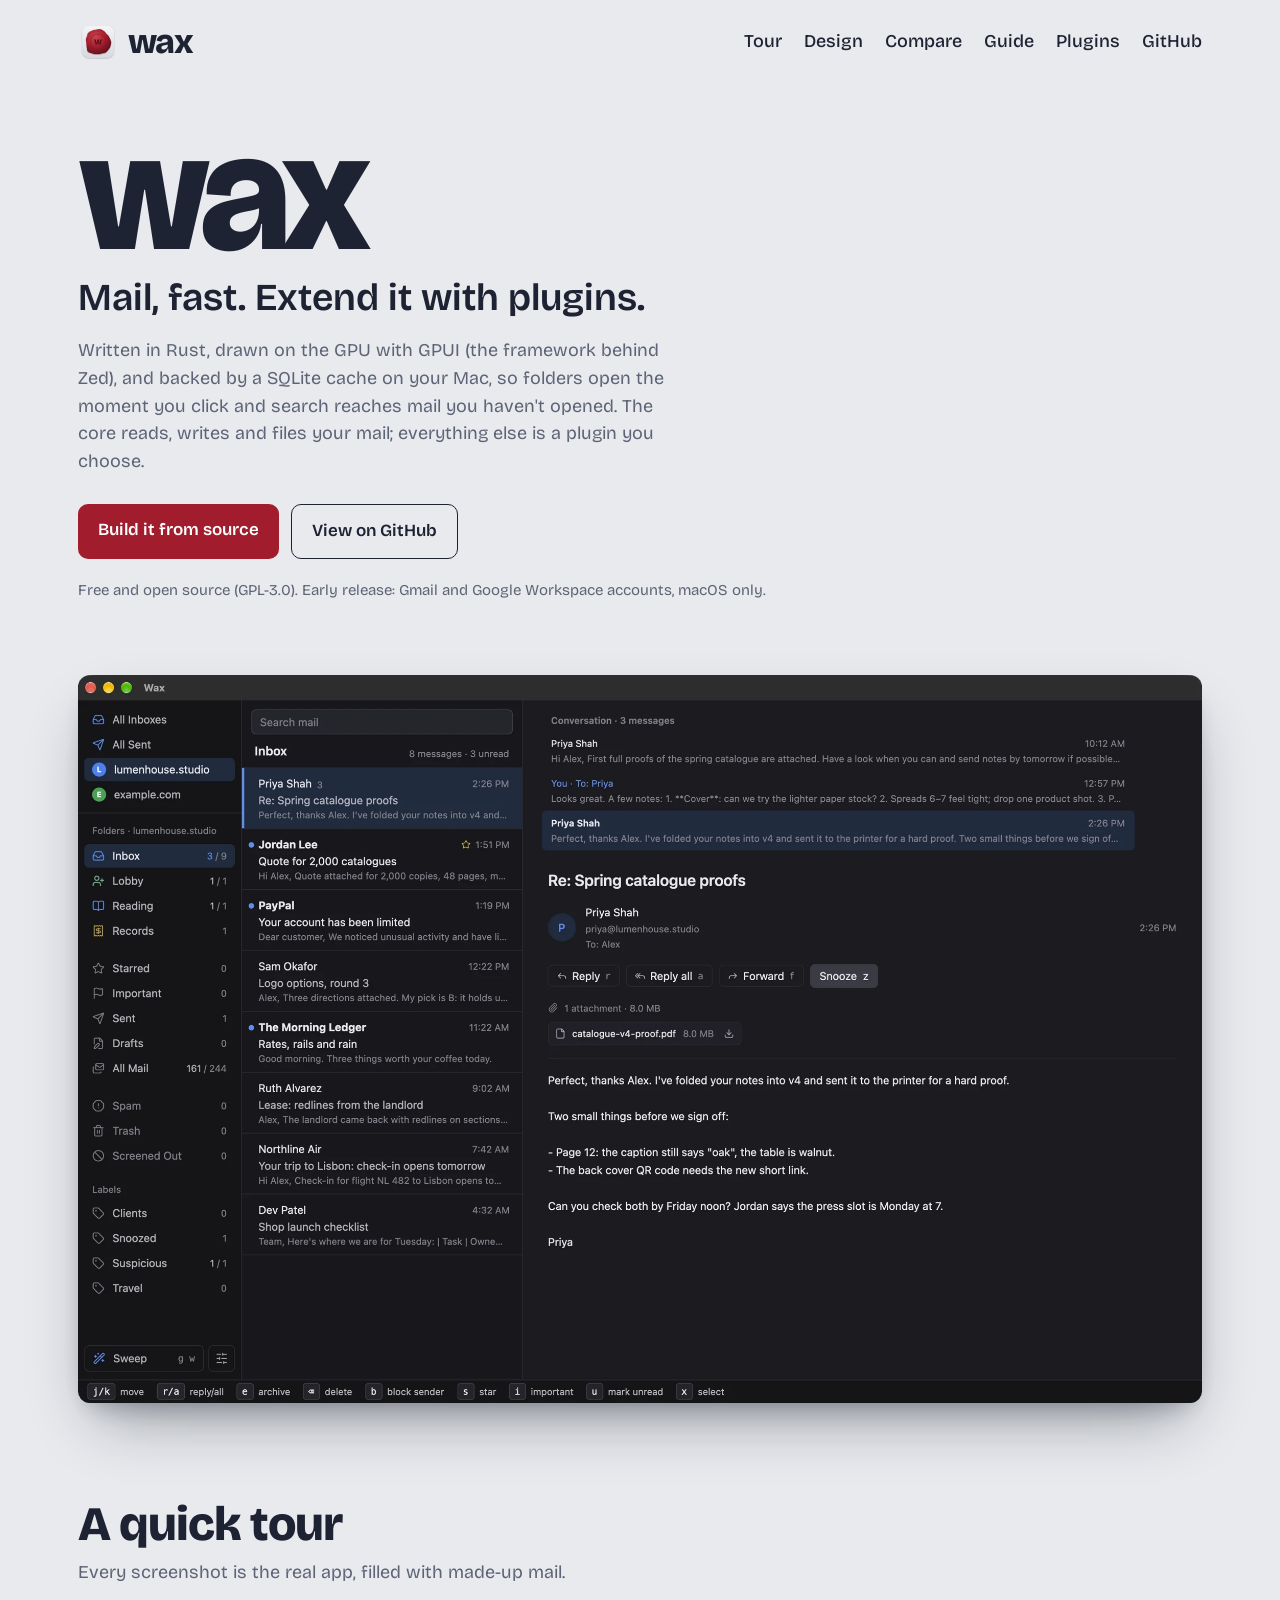
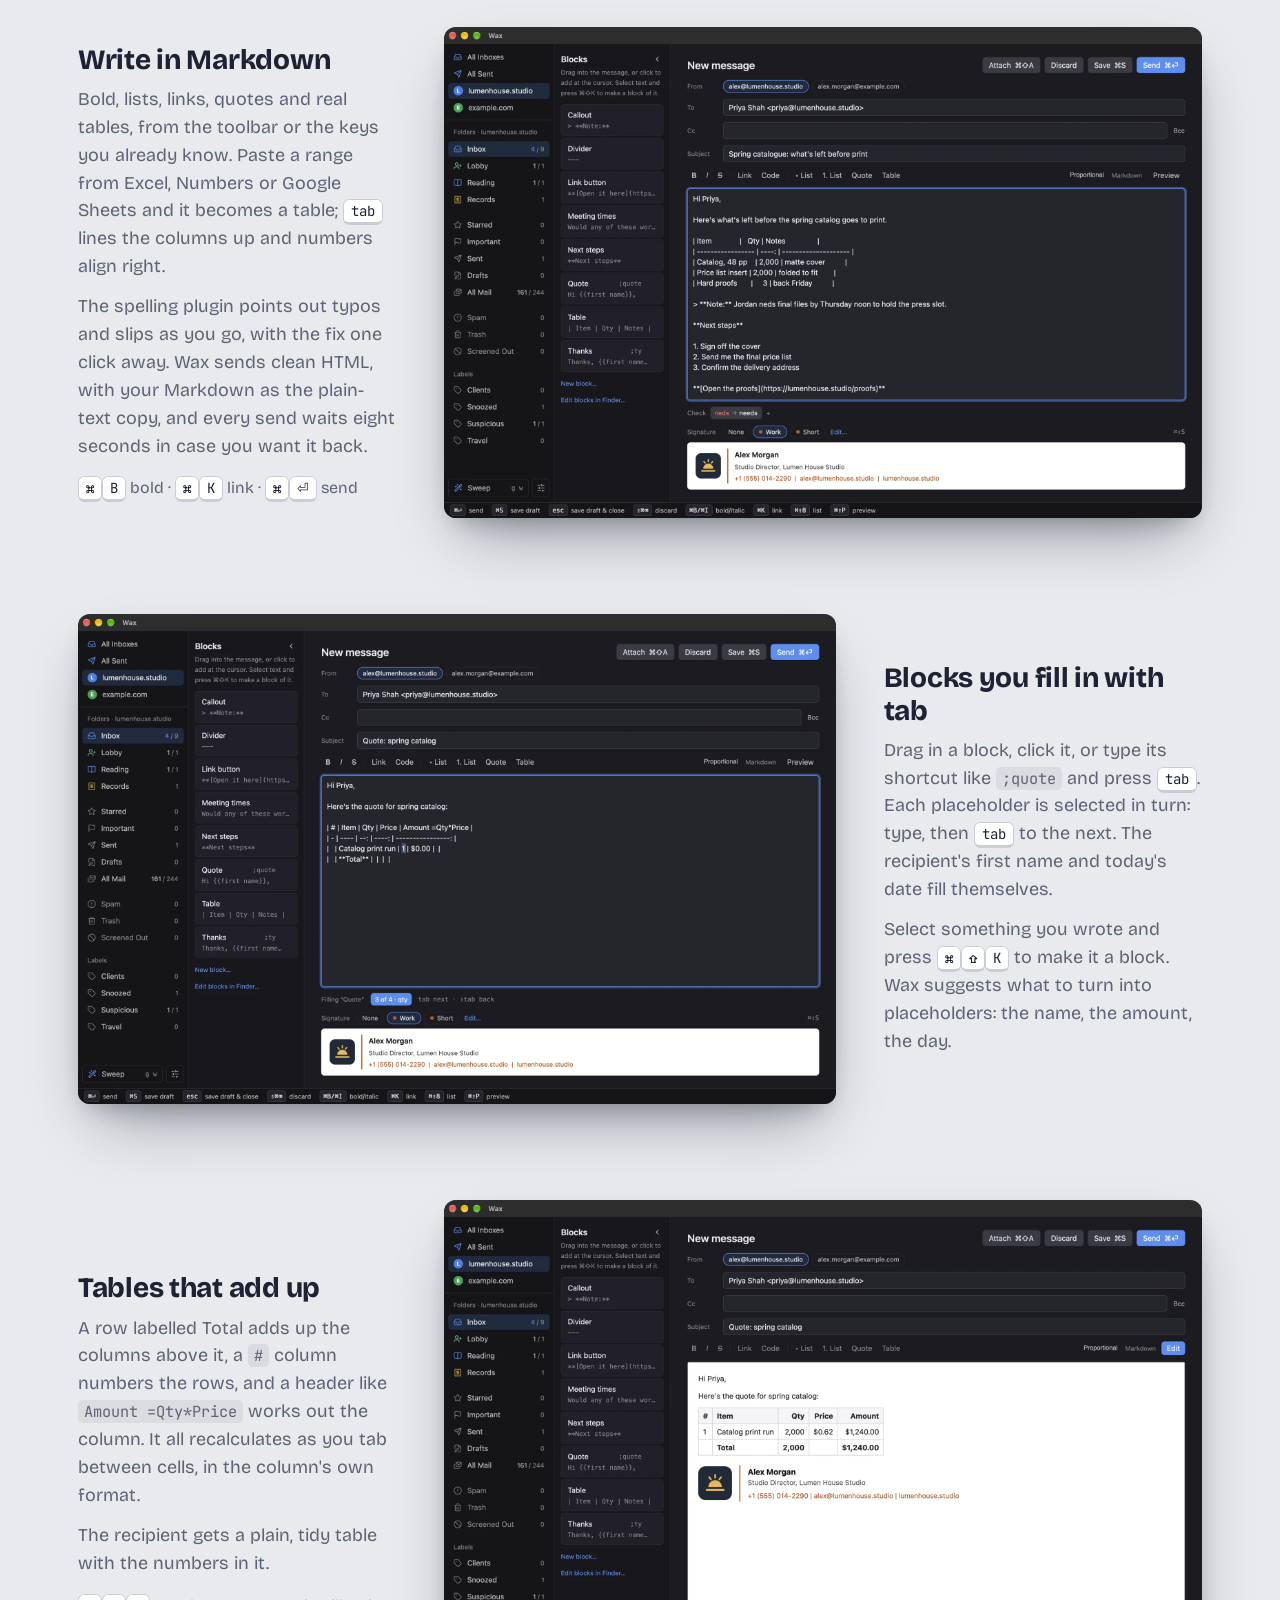
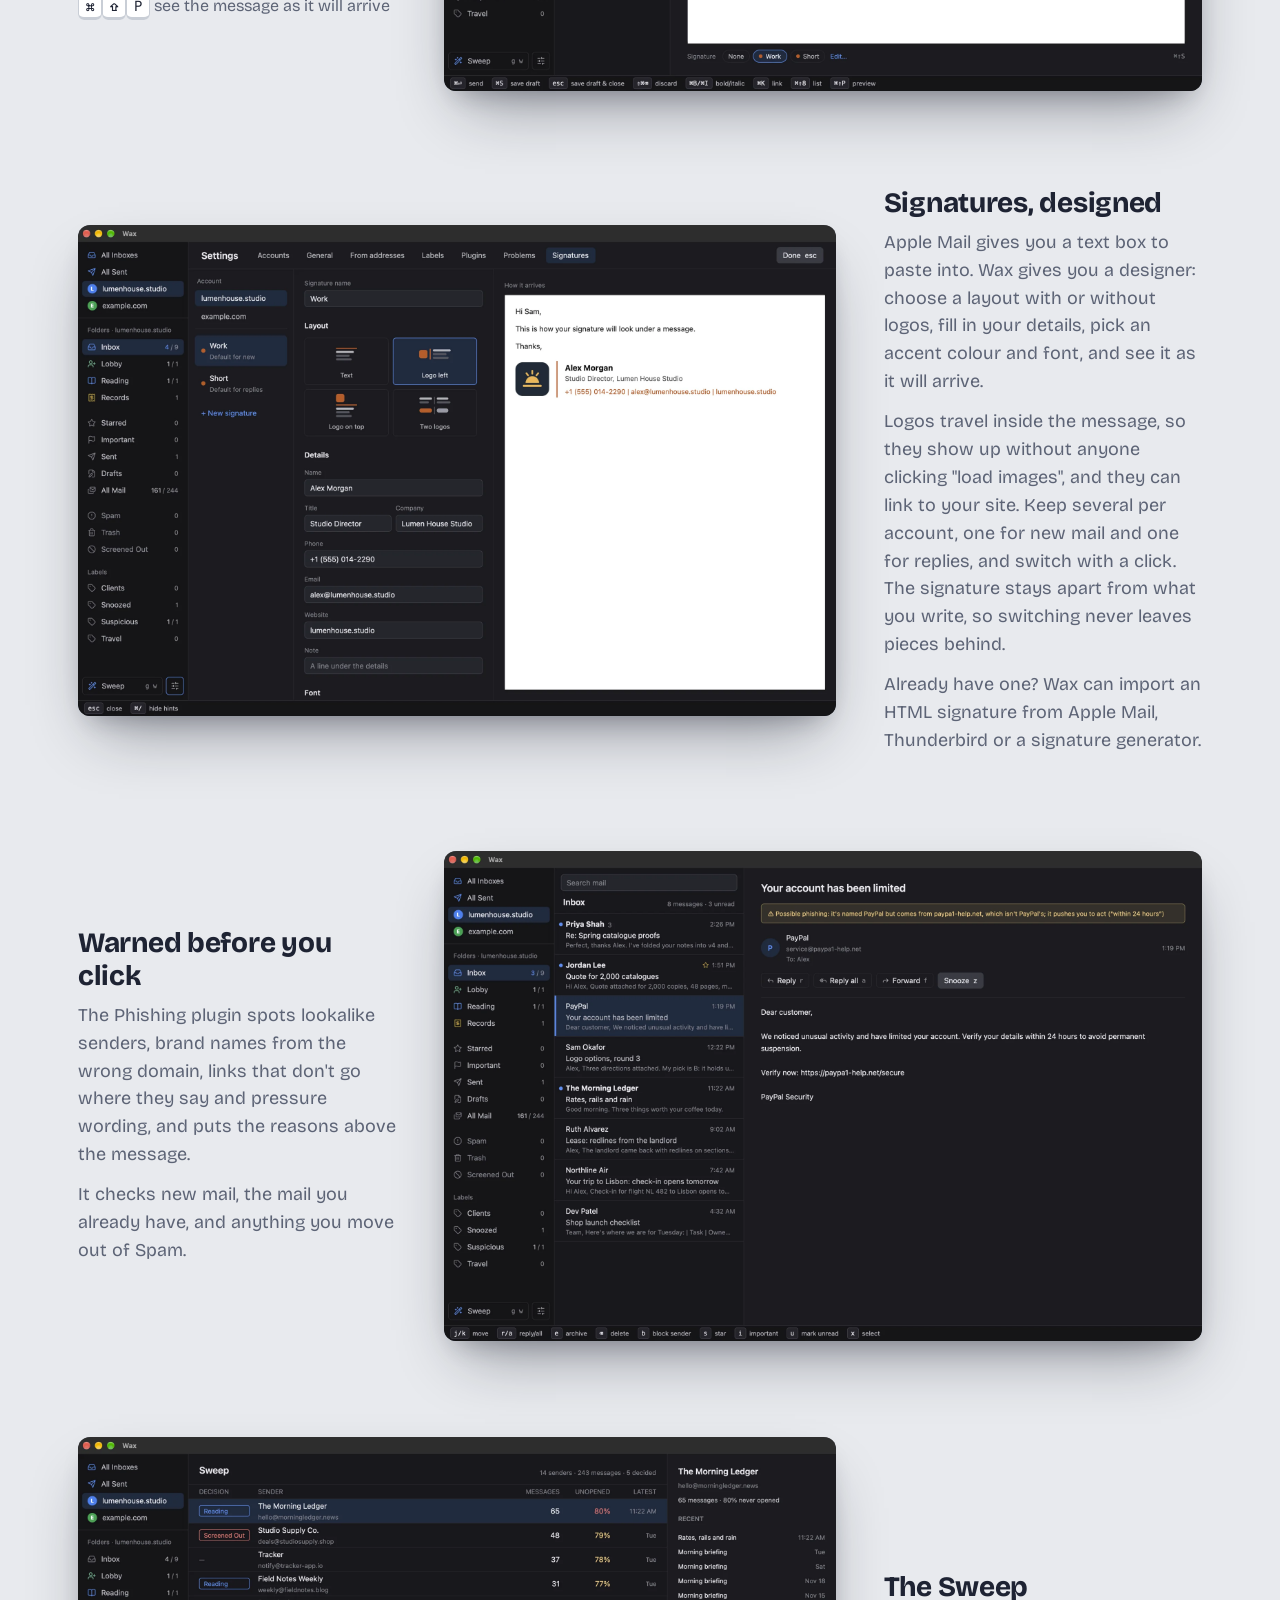
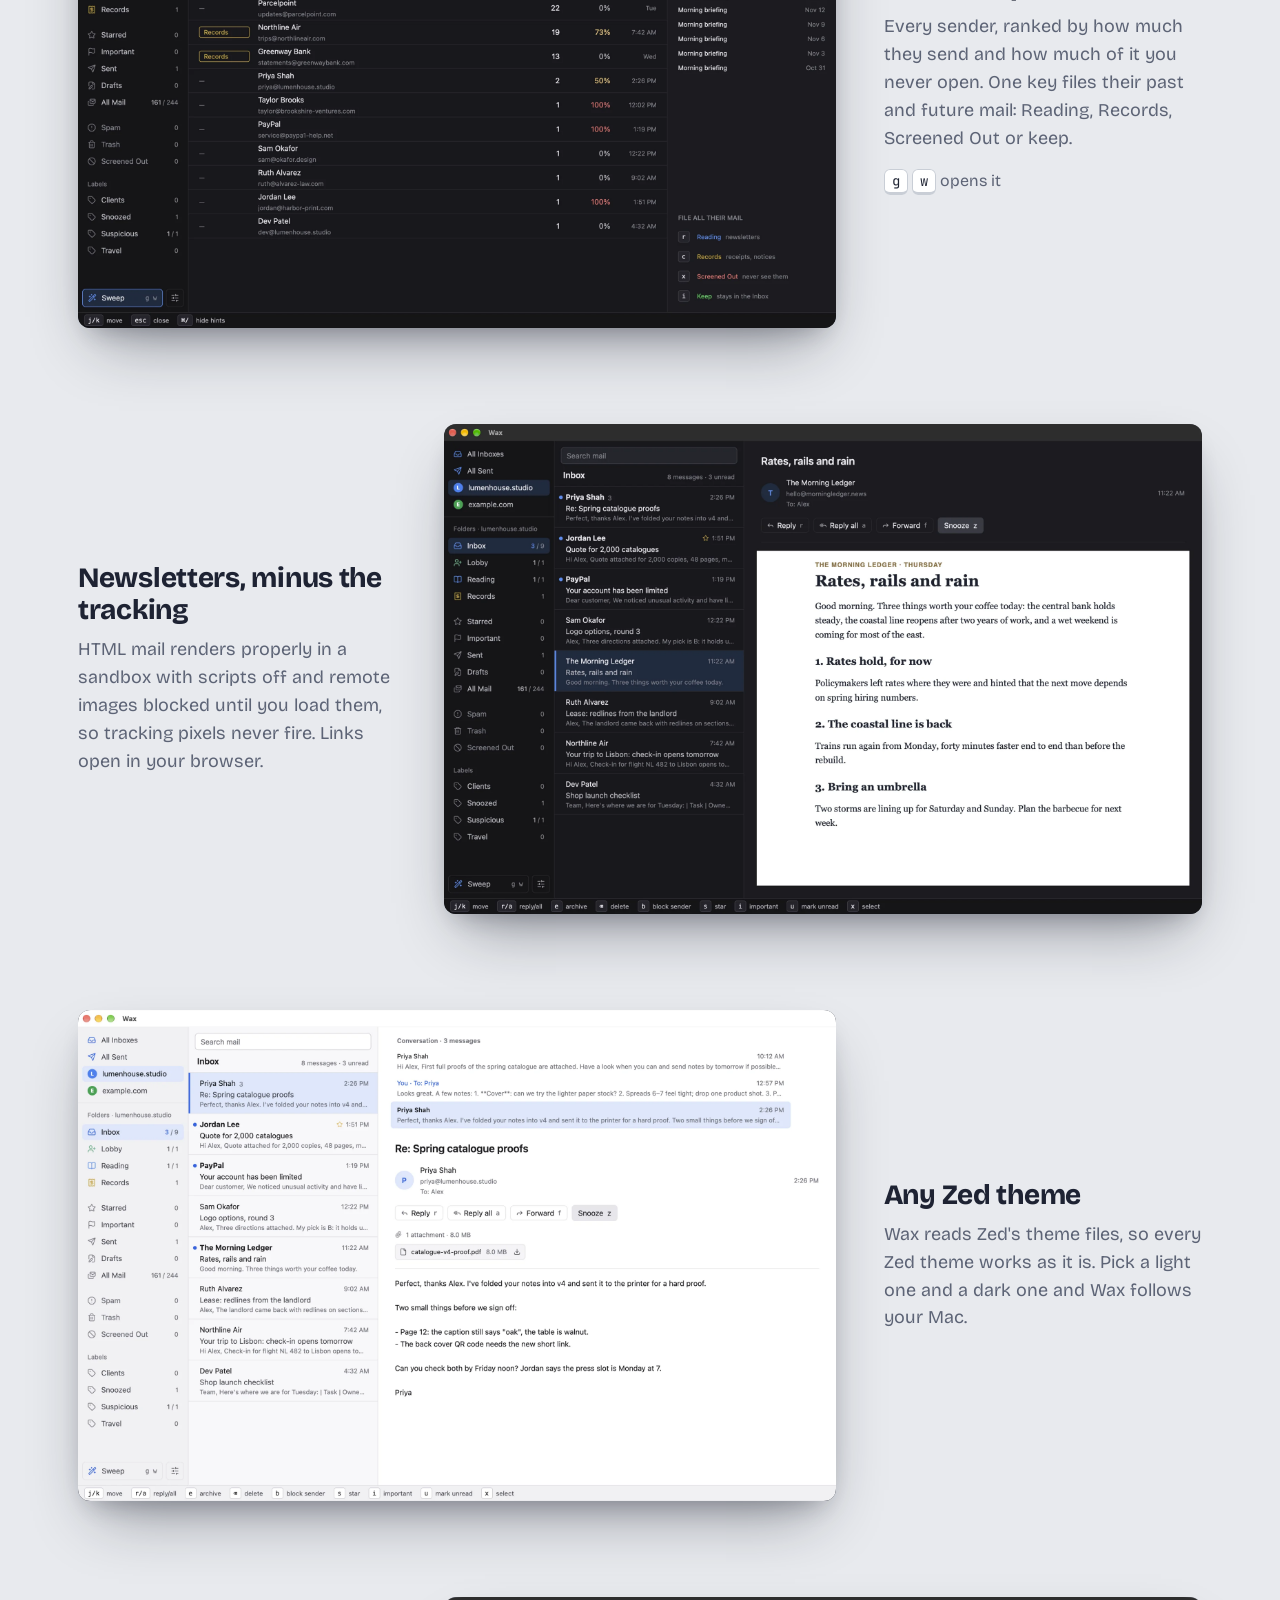
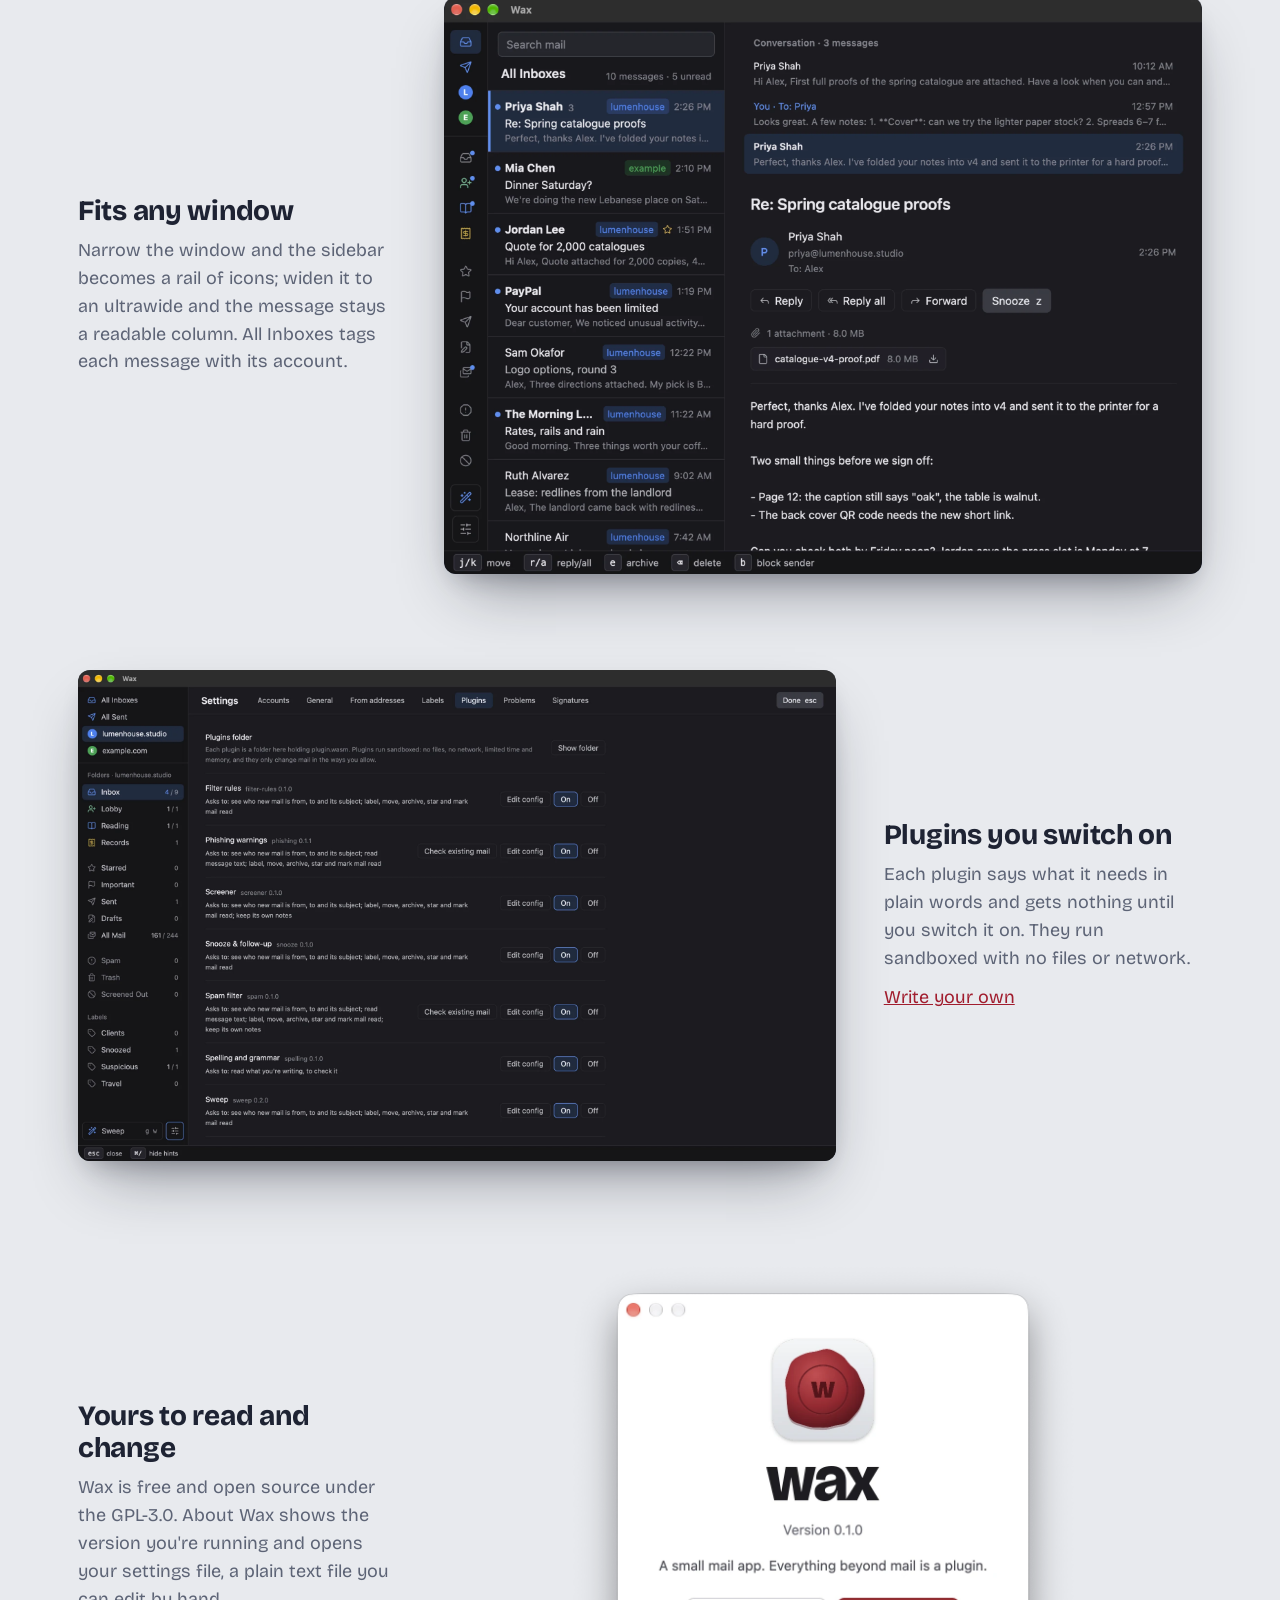
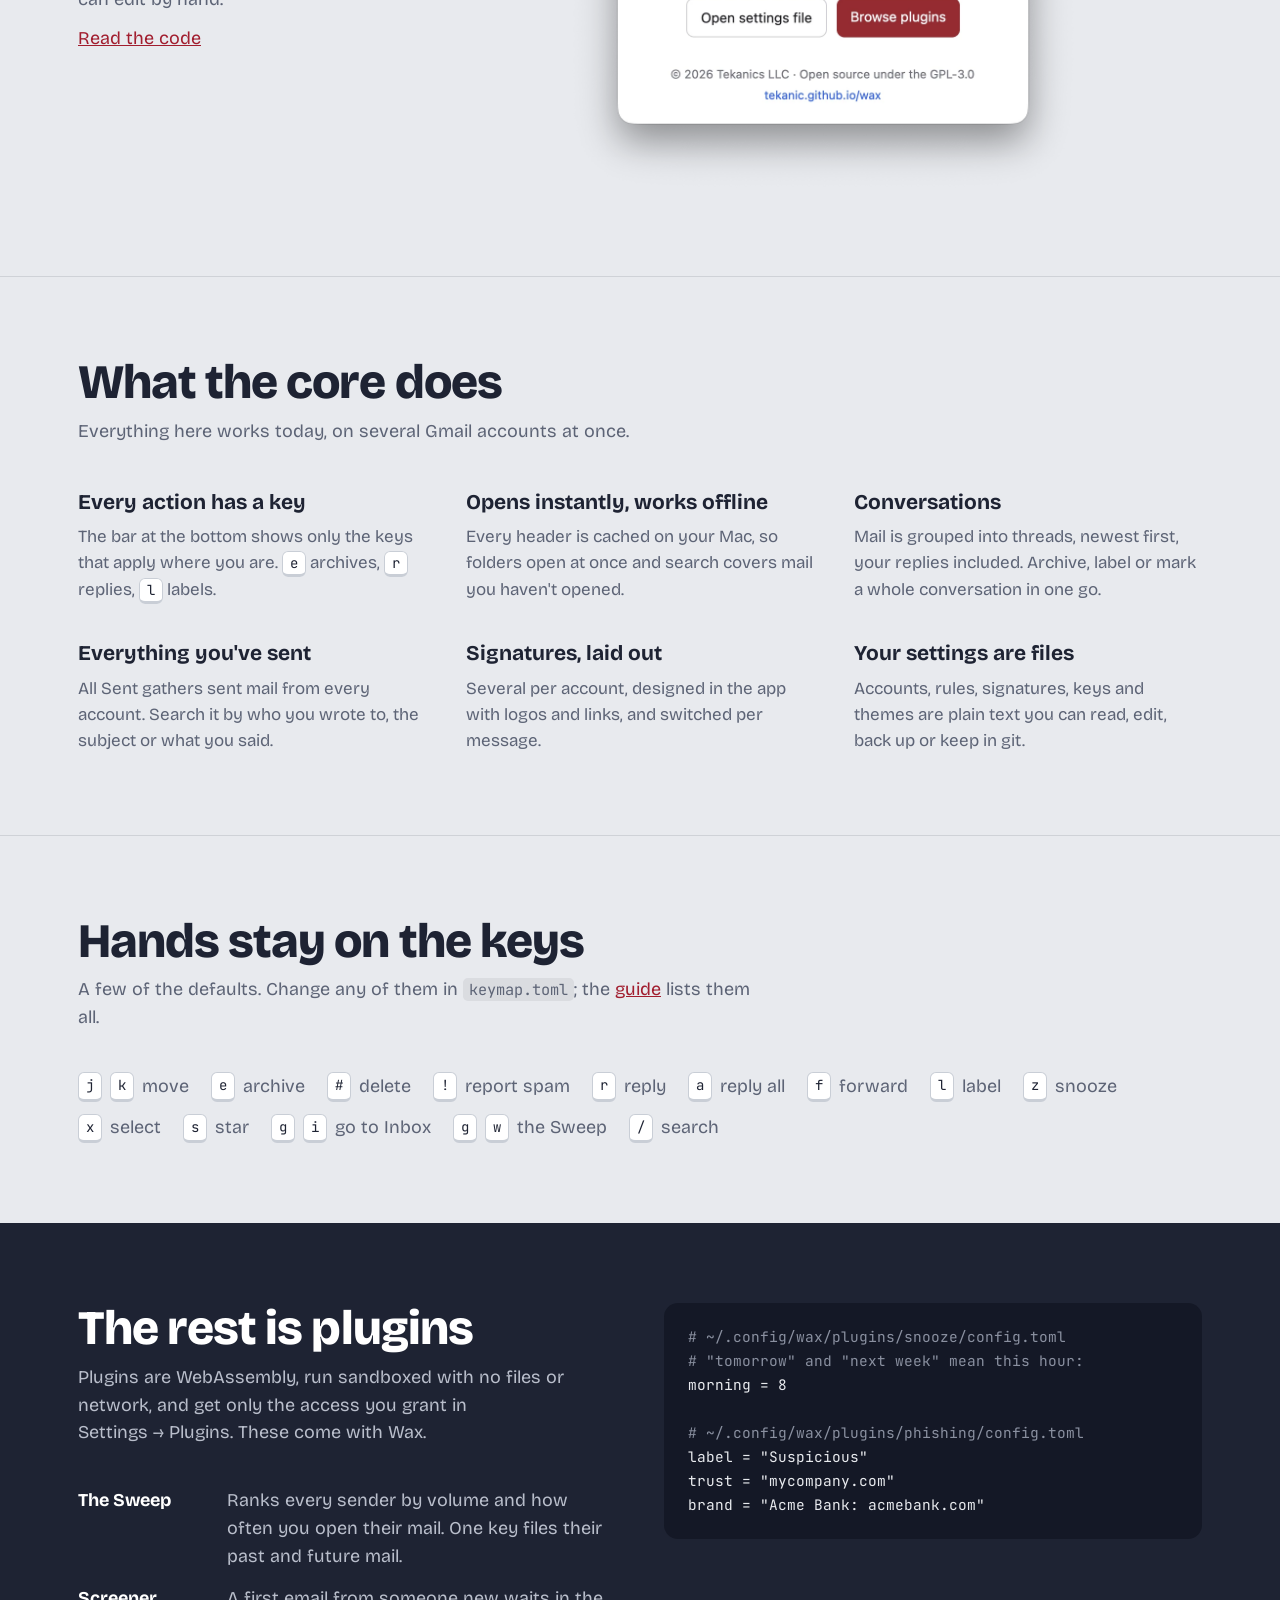
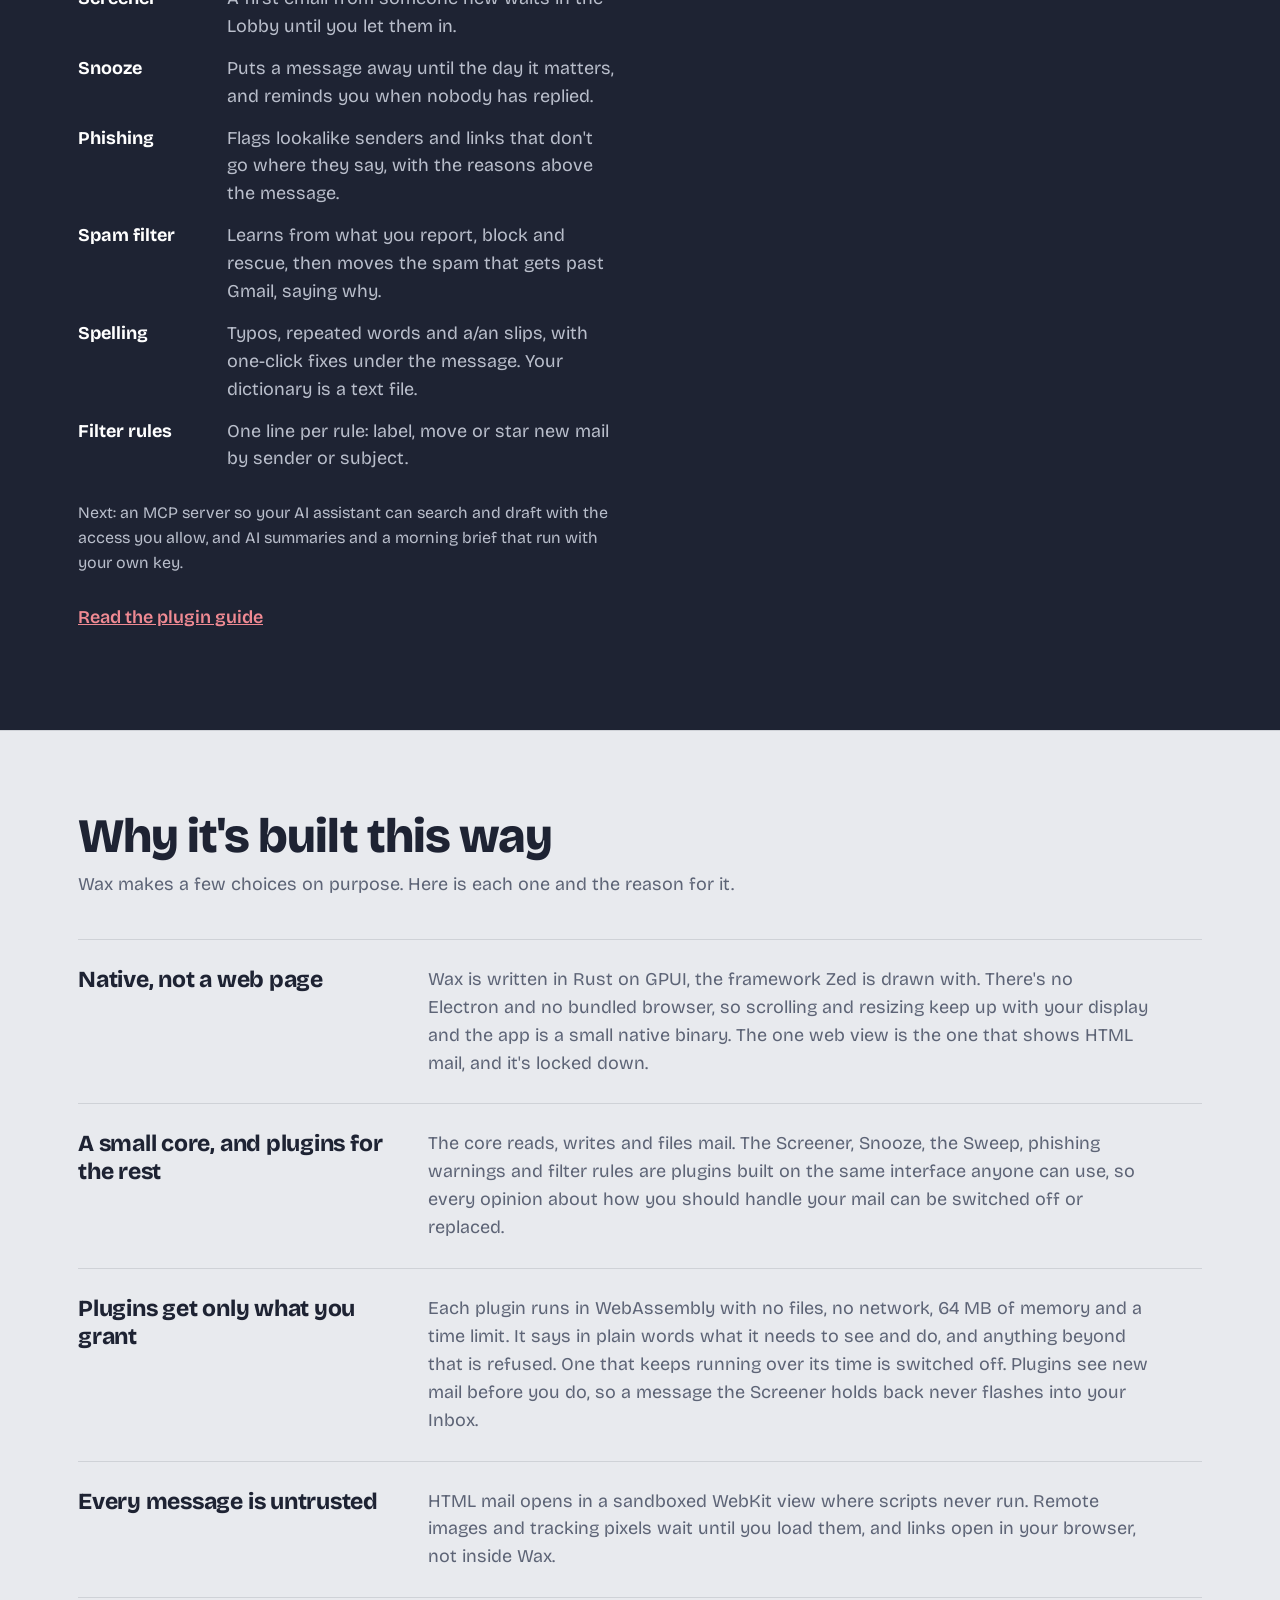
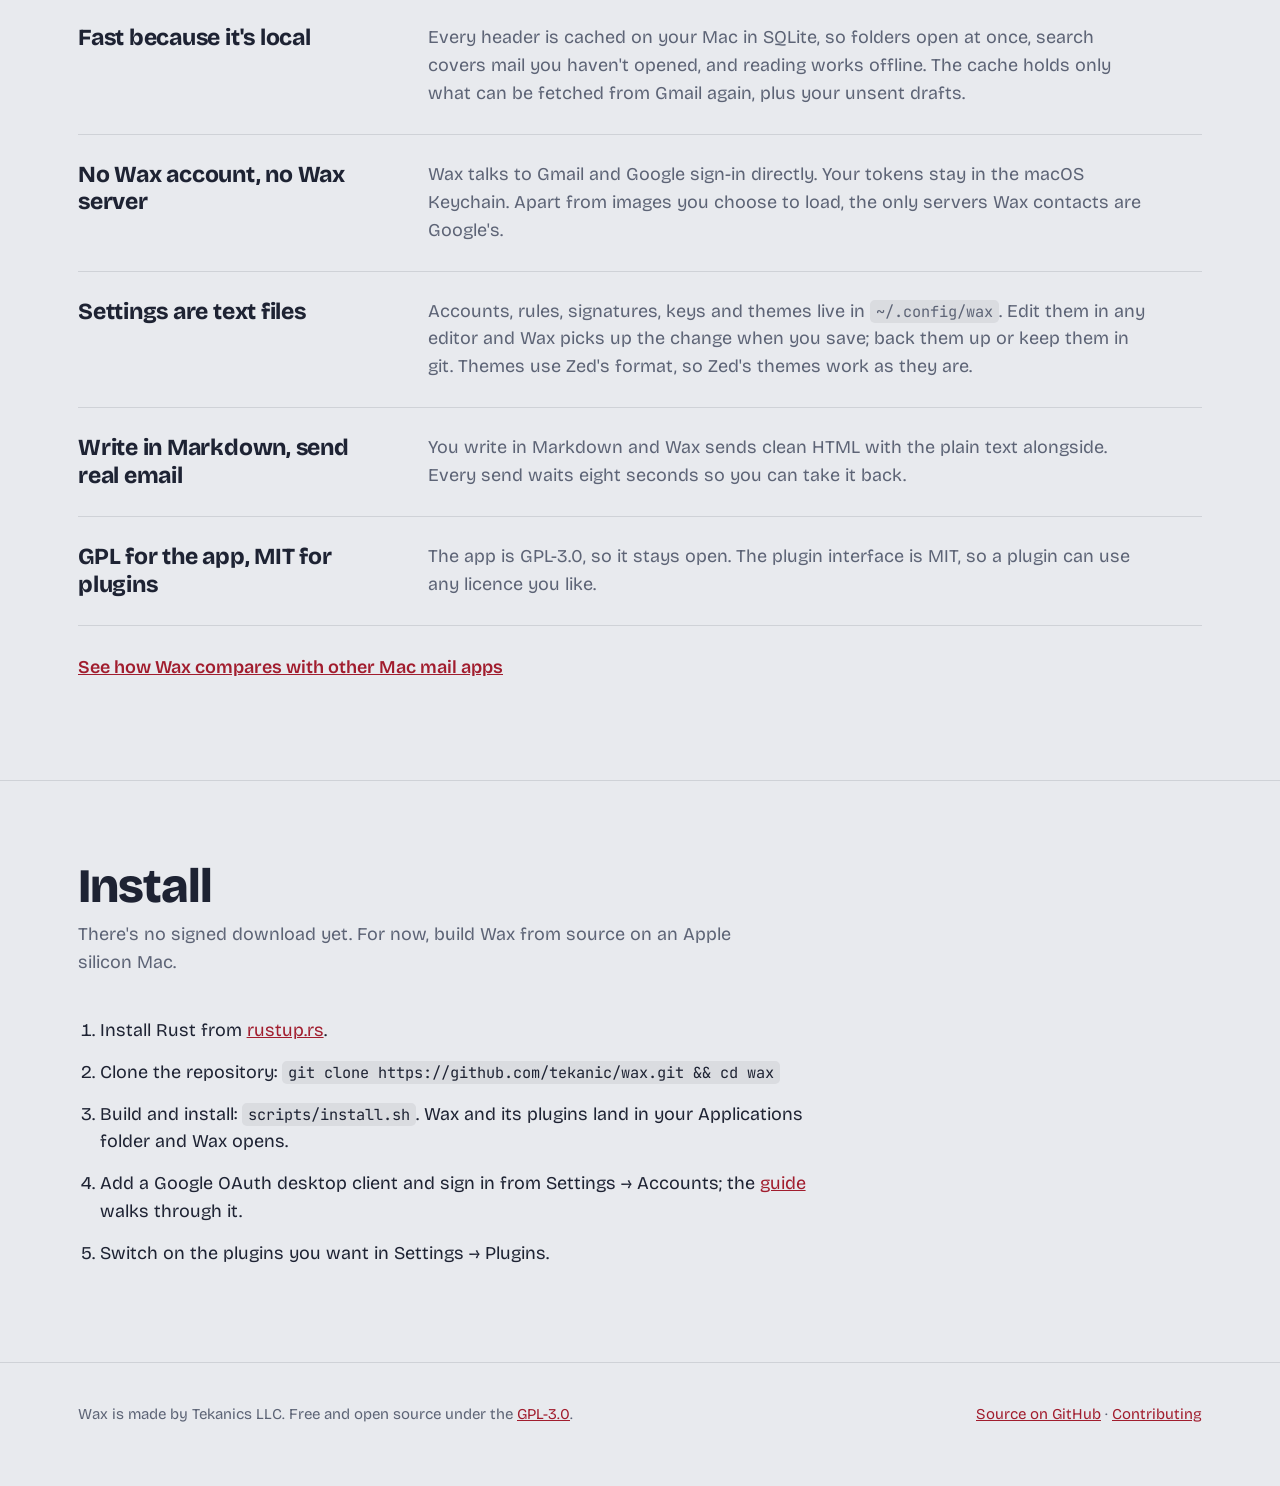
<file: docs/index.html>
<!doctype html>
<html lang="en">
<head>
<meta charset="utf-8">
<meta name="viewport" content="width=device-width, initial-scale=1">
<title>Wax — mail for the Mac</title>
<meta name="description" content="Wax is a keyboard-first Mac mail app written in Rust, drawn on the GPU with GPUI and backed by a local SQLite cache. The core does mail; everything else is a plugin.">
<link rel="icon" type="image/png" href="wax-icon-1024.png">
<link rel="canonical" href="https://tekanic.github.io/wax/">
<meta property="og:title" content="Wax — mail for the Mac">
<meta property="og:description" content="Fast mail for the Mac. Extend it with plugins.">
<meta property="og:image" content="https://tekanic.github.io/wax/shots/og.jpg">
<meta property="og:url" content="https://tekanic.github.io/wax/">
<meta property="og:type" content="website">
<meta name="twitter:card" content="summary_large_image">
<link rel="preconnect" href="https://fonts.googleapis.com">
<link rel="stylesheet" href="https://fonts.googleapis.com/css2?family=Bricolage+Grotesque:opsz,wght@12..96,400..800&family=JetBrains+Mono:wght@400;500&display=swap">
<link rel="stylesheet" href="site.css">
</head>
<body>
<header class="wrap top">
  <a class="mark" href="./" aria-label="Wax home"><img src="wax-icon-1024.png" alt=""><span class="word">wax</span></a>
  <nav aria-label="Main"><a href="#tour">Tour</a><a href="#design">Design</a><a href="compare/">Compare</a><a href="guide/">Guide</a><a href="plugins/">Plugins</a><a href="https://github.com/tekanic/wax">GitHub</a></nav>
</header>

<main>
<div class="wrap hero">
  <h1 class="word">wax</h1>
  <p class="line">Mail, fast. Extend it with plugins.</p>
  <p class="sub">Written in Rust, drawn on the GPU with GPUI (the framework behind Zed), and backed by a SQLite cache on your Mac, so folders open the moment you click and search reaches mail you haven't opened. The core reads, writes and files your mail; everything else is a plugin you choose.</p>
  <div class="cta">
    <a class="btn primary" href="guide/#install">Build it from source</a>
    <a class="btn ghost" href="https://github.com/tekanic/wax">View on GitHub</a>
  </div>
  <span class="status">Free and open source (GPL-3.0). Early release: Gmail and Google Workspace accounts, macOS only.</span>
</div>
<div class="hero-shot">
  <figure class="shot"><img src="shots/inbox.webp" width="2200" height="1424" alt="Wax in its dark theme: accounts and folders on the left, the Inbox in the middle, and a three-message conversation open on the right with Reply, Reply all, Forward and Snooze buttons."></figure>
</div>

<section id="tour">
  <div class="wrap">
    <h2>A quick tour</h2>
    <p class="intro">Every screenshot is the real app, filled with made-up mail.</p>
    <div class="tour">
      <div class="stop">
        <div class="says">
          <h3>Write in Markdown</h3>
          <p>Bold, lists, links, quotes and real tables, from the toolbar or the keys you already know. Paste a range from Excel, Numbers or Google Sheets and it becomes a table; <kbd>tab</kbd> lines the columns up and numbers align right.</p>
          <p>The spelling plugin points out typos and slips as you go, with the fix one click away. Wax sends clean HTML, with your Markdown as the plain-text copy, and every send waits eight seconds in case you want it back.</p>
          <p class="key"><kbd>⌘</kbd><kbd>B</kbd> bold · <kbd>⌘</kbd><kbd>K</kbd> link · <kbd>⌘</kbd><kbd>⏎</kbd> send</p>
        </div>
        <figure class="shot"><img src="shots/compose.webp" width="2200" height="1424" loading="lazy" alt="A new message written in Markdown: a table of print items with aligned columns, a note, a numbered list and a link, with the Blocks panel beside it, a spelling fix (neds to needs) under it, and the Work signature."></figure>
      </div>
      <div class="stop">
        <div class="says">
          <h3>Blocks you fill in with tab</h3>
          <p>Drag in a block, click it, or type its shortcut like <code>;quote</code> and press <kbd>tab</kbd>. Each placeholder is selected in turn: type, then <kbd>tab</kbd> to the next. The recipient's first name and today's date fill themselves.</p>
          <p>Select something you wrote and press <kbd>⌘</kbd><kbd>⇧</kbd><kbd>K</kbd> to make it a block. Wax suggests what to turn into placeholders: the name, the amount, the day.</p>
        </div>
        <figure class="shot"><img src="shots/fill.webp" width="2200" height="1424" loading="lazy" alt="The Quote block being filled in: the project and item are typed, the quantity is selected, and the bar under the message says Filling Quote, 3 of 4, qty, tab next."></figure>
      </div>
      <div class="stop">
        <div class="says">
          <h3>Tables that add up</h3>
          <p>A row labelled Total adds up the columns above it, a <code>#</code> column numbers the rows, and a header like <code>Amount =Qty*Price</code> works out the column. It all recalculates as you tab between cells, in the column's own format.</p>
          <p>The recipient gets a plain, tidy table with the numbers in it.</p>
          <p class="key"><kbd>⌘</kbd><kbd>⇧</kbd><kbd>P</kbd> see the message as it will arrive</p>
        </div>
        <figure class="shot"><img src="shots/tables.webp" width="2200" height="1424" loading="lazy" alt="The finished quote in preview: a table numbered 1, Catalog print run, 2,000 at $0.62, Amount $1,240.00, and a bold Total row of 2,000 and $1,240.00, above the signature."></figure>
      </div>
      <div class="stop">
        <div class="says">
          <h3>Signatures, designed</h3>
          <p>Apple Mail gives you a text box to paste into. Wax gives you a designer: choose a layout with or without logos, fill in your details, pick an accent colour and font, and see it as it will arrive.</p>
          <p>Logos travel inside the message, so they show up without anyone clicking "load images", and they can link to your site. Keep several per account, one for new mail and one for replies, and switch with a click. The signature stays apart from what you write, so switching never leaves pieces behind.</p>
          <p>Already have one? Wax can import an HTML signature from Apple Mail, Thunderbird or a signature generator.</p>
        </div>
        <figure class="shot"><img src="shots/signature.webp" width="2200" height="1424" loading="lazy" alt="The signature designer: layouts named Text, Logo left, Logo on top and Two logos, fields for name, title, company, phone, email and website, and a preview of the signature under a short message."></figure>
      </div>
      <div class="stop">
        <div class="says">
          <h3>Warned before you click</h3>
          <p>The Phishing plugin spots lookalike senders, brand names from the wrong domain, links that don't go where they say and pressure wording, and puts the reasons above the message.</p>
          <p>It checks new mail, the mail you already have, and anything you move out of Spam.</p>
        </div>
        <figure class="shot"><img src="shots/phishing.webp" width="2200" height="1424" loading="lazy" alt="A message claiming to be from PayPal, with an amber banner above it explaining that it comes from paypa1-help.net, which isn't PayPal's."></figure>
      </div>
      <div class="stop">
        <div class="says">
          <h3>The Sweep</h3>
          <p>Every sender, ranked by how much they send and how much of it you never open. One key files their past and future mail: Reading, Records, Screened Out or keep.</p>
          <p class="key"><kbd>g</kbd> <kbd>w</kbd> opens it</p>
        </div>
        <figure class="shot"><img src="shots/sweep.webp" width="2200" height="1424" loading="lazy" alt="The Sweep: senders listed by message count with the share never opened, each with a decision such as Reading, Records or Screened Out, and details for the selected sender on the right."></figure>
      </div>
      <div class="stop">
        <div class="says">
          <h3>Newsletters, minus the tracking</h3>
          <p>HTML mail renders properly in a sandbox with scripts off and remote images blocked until you load them, so tracking pixels never fire. Links open in your browser.</p>
        </div>
        <figure class="shot"><img src="shots/newsletter.webp" width="2200" height="1424" loading="lazy" alt="A newsletter rendered on a white page inside the reader, with headings and paragraphs."></figure>
      </div>
      <div class="stop">
        <div class="says">
          <h3>Any Zed theme</h3>
          <p>Wax reads Zed's theme files, so every Zed theme works as it is. Pick a light one and a dark one and Wax follows your Mac.</p>
        </div>
        <figure class="shot"><img src="shots/light.webp" width="2200" height="1424" loading="lazy" alt="Wax in its light theme, showing the same Inbox and conversation."></figure>
      </div>
      <div class="stop">
        <div class="says">
          <h3>Fits any window</h3>
          <p>Narrow the window and the sidebar becomes a rail of icons; widen it to an ultrawide and the message stays a readable column. All Inboxes tags each message with its account.</p>
        </div>
        <figure class="shot"><img src="shots/compact.webp" width="2200" height="1677" loading="lazy" alt="A narrow Wax window: the sidebar reduced to icons, All Inboxes listing mail from two accounts with colored account tags, and a message open beside it."></figure>
      </div>
      <div class="stop">
        <div class="says">
          <h3>Plugins you switch on</h3>
          <p>Each plugin says what it needs in plain words and gets nothing until you switch it on. They run sandboxed with no files or network.</p>
          <p><a href="plugins/">Write your own</a></p>
        </div>
        <figure class="shot"><img src="shots/plugins.webp" width="2200" height="1424" loading="lazy" alt="Settings, Plugins: Filter rules, Phishing warnings, Screener, Snooze and follow-up, Spam filter, Spelling and grammar and Sweep, each listing what it asks for, with On and Off switches."></figure>
      </div>
      <div class="stop">
        <div class="says">
          <h3>Yours to read and change</h3>
          <p>Wax is free and open source under the GPL-3.0. About Wax shows the version you're running and opens your settings file, a plain text file you can edit by hand.</p>
          <p><a href="https://github.com/tekanic/wax">Read the code</a></p>
        </div>
        <figure class="shot window"><img src="shots/about.webp" width="932" height="972" loading="lazy" alt="The About Wax window: the red wax seal icon, the wax wordmark, Version 0.1.0, the line A small mail app. Everything beyond mail is a plugin, and buttons to open the settings file and browse plugins."></figure>
      </div>
    </div>
  </div>
</section>

<section id="features">
  <div class="wrap">
    <h2>What the core does</h2>
    <p class="intro">Everything here works today, on several Gmail accounts at once.</p>
    <div class="grid">
      <div><h3>Every action has a key</h3><p>The bar at the bottom shows only the keys that apply where you are. <kbd>e</kbd> archives, <kbd>r</kbd> replies, <kbd>l</kbd> labels.</p></div>
      <div><h3>Opens instantly, works offline</h3><p>Every header is cached on your Mac, so folders open at once and search covers mail you haven't opened.</p></div>
      <div><h3>Conversations</h3><p>Mail is grouped into threads, newest first, your replies included. Archive, label or mark a whole conversation in one go.</p></div>
      <div><h3>Everything you've sent</h3><p>All Sent gathers sent mail from every account. Search it by who you wrote to, the subject or what you said.</p></div>
      <div><h3>Signatures, laid out</h3><p>Several per account, designed in the app with logos and links, and switched per message.</p></div>
      <div><h3>Your settings are files</h3><p>Accounts, rules, signatures, keys and themes are plain text you can read, edit, back up or keep in git.</p></div>
    </div>
  </div>
</section>

<section aria-labelledby="keys-h">
  <div class="wrap">
    <h2 id="keys-h">Hands stay on the keys</h2>
    <p class="intro">A few of the defaults. Change any of them in <code>keymap.toml</code>; the <a href="guide/#keyboard">guide</a> lists them all.</p>
    <ul class="keys">
      <li><kbd>j</kbd><kbd>k</kbd> move</li><li><kbd>e</kbd> archive</li><li><kbd>#</kbd> delete</li><li><kbd>!</kbd> report spam</li><li><kbd>r</kbd> reply</li><li><kbd>a</kbd> reply all</li><li><kbd>f</kbd> forward</li><li><kbd>l</kbd> label</li><li><kbd>z</kbd> snooze</li><li><kbd>x</kbd> select</li><li><kbd>s</kbd> star</li><li><kbd>g</kbd> <kbd>i</kbd> go to Inbox</li><li><kbd>g</kbd> <kbd>w</kbd> the Sweep</li><li><kbd>/</kbd> search</li>
    </ul>
  </div>
</section>

<section id="plugins" class="dark">
  <div class="wrap split">
    <div>
      <h2>The rest is plugins</h2>
      <p class="intro">Plugins are WebAssembly, run sandboxed with no files or network, and get only the access you grant in Settings&nbsp;→&nbsp;Plugins. These come with Wax.</p>
      <ul class="plugins">
        <li><strong>The Sweep</strong><span>Ranks every sender by volume and how often you open their mail. One key files their past and future mail.</span></li>
        <li><strong>Screener</strong><span>A first email from someone new waits in the Lobby until you let them in.</span></li>
        <li><strong>Snooze</strong><span>Puts a message away until the day it matters, and reminds you when nobody has replied.</span></li>
        <li><strong>Phishing</strong><span>Flags lookalike senders and links that don't go where they say, with the reasons above the message.</span></li>
        <li><strong>Spam filter</strong><span>Learns from what you report, block and rescue, then moves the spam that gets past Gmail, saying why.</span></li>
        <li><strong>Spelling</strong><span>Typos, repeated words and a/an slips, with one-click fixes under the message. Your dictionary is a text file.</span></li>
        <li><strong>Filter rules</strong><span>One line per rule: label, move or star new mail by sender or subject.</span></li>
      </ul>
      <p class="next">Next: an MCP server so your AI assistant can search and draft with the access you allow, and AI summaries and a morning brief that run with your own key.</p>
      <p class="more"><a href="plugins/">Read the plugin guide</a></p>
    </div>
    <pre><span class="c"># ~/.config/wax/plugins/snooze/config.toml</span>
<span class="c"># "tomorrow" and "next week" mean this hour:</span>
morning = 8

<span class="c"># ~/.config/wax/plugins/phishing/config.toml</span>
label = "Suspicious"
trust = "mycompany.com"
brand = "Acme Bank: acmebank.com"</pre>
  </div>
</section>

<section id="design">
  <div class="wrap">
    <h2>Why it's built this way</h2>
    <p class="intro">Wax makes a few choices on purpose. Here is each one and the reason for it.</p>
    <ul class="choices">
      <li><h3>Native, not a web page</h3><p>Wax is written in Rust on GPUI, the framework Zed is drawn with. There's no Electron and no bundled browser, so scrolling and resizing keep up with your display and the app is a small native binary. The one web view is the one that shows HTML mail, and it's locked down.</p></li>
      <li><h3>A small core, and plugins for the rest</h3><p>The core reads, writes and files mail. The Screener, Snooze, the Sweep, phishing warnings and filter rules are plugins built on the same interface anyone can use, so every opinion about how you should handle your mail can be switched off or replaced.</p></li>
      <li><h3>Plugins get only what you grant</h3><p>Each plugin runs in WebAssembly with no files, no network, 64&nbsp;MB of memory and a time limit. It says in plain words what it needs to see and do, and anything beyond that is refused. One that keeps running over its time is switched off. Plugins see new mail before you do, so a message the Screener holds back never flashes into your Inbox.</p></li>
      <li><h3>Every message is untrusted</h3><p>HTML mail opens in a sandboxed WebKit view where scripts never run. Remote images and tracking pixels wait until you load them, and links open in your browser, not inside Wax.</p></li>
      <li><h3>Fast because it's local</h3><p>Every header is cached on your Mac in SQLite, so folders open at once, search covers mail you haven't opened, and reading works offline. The cache holds only what can be fetched from Gmail again, plus your unsent drafts.</p></li>
      <li><h3>No Wax account, no Wax server</h3><p>Wax talks to Gmail and Google sign-in directly. Your tokens stay in the macOS Keychain. Apart from images you choose to load, the only servers Wax contacts are Google's.</p></li>
      <li><h3>Settings are text files</h3><p>Accounts, rules, signatures, keys and themes live in <code>~/.config/wax</code>. Edit them in any editor and Wax picks up the change when you save; back them up or keep them in git. Themes use Zed's format, so Zed's themes work as they are.</p></li>
      <li><h3>Write in Markdown, send real email</h3><p>You write in Markdown and Wax sends clean HTML with the plain text alongside. Every send waits eight seconds so you can take it back.</p></li>
      <li><h3>GPL for the app, MIT for plugins</h3><p>The app is GPL-3.0, so it stays open. The plugin interface is MIT, so a plugin can use any licence you like.</p></li>
    </ul>
    <p class="more"><a href="compare/">See how Wax compares with other Mac mail apps</a></p>
  </div>
</section>

<section id="install">
  <div class="wrap">
    <h2>Install</h2>
    <p class="intro">There's no signed download yet. For now, build Wax from source on an Apple silicon Mac.</p>
    <ol class="steps">
      <li>Install Rust from <a href="https://rustup.rs">rustup.rs</a>.</li>
      <li>Clone the repository: <code>git clone https://github.com/tekanic/wax.git &amp;&amp; cd wax</code></li>
      <li>Build and install: <code>scripts/install.sh</code>. Wax and its plugins land in your Applications folder and Wax opens.</li>
      <li>Add a Google OAuth desktop client and sign in from Settings → Accounts; the <a href="guide/#accounts">guide</a> walks through it.</li>
      <li>Switch on the plugins you want in Settings → Plugins.</li>
    </ol>
  </div>
</section>
</main>

<footer>
  <div class="wrap">
    <span>Wax is made by Tekanics LLC. Free and open source under the <a href="https://github.com/tekanic/wax/blob/main/LICENSE">GPL-3.0</a>.</span>
    <span><a href="https://github.com/tekanic/wax">Source on GitHub</a> · <a href="https://github.com/tekanic/wax#contributing">Contributing</a></span>
  </div>
</footer>
</body>
</html>
</file>
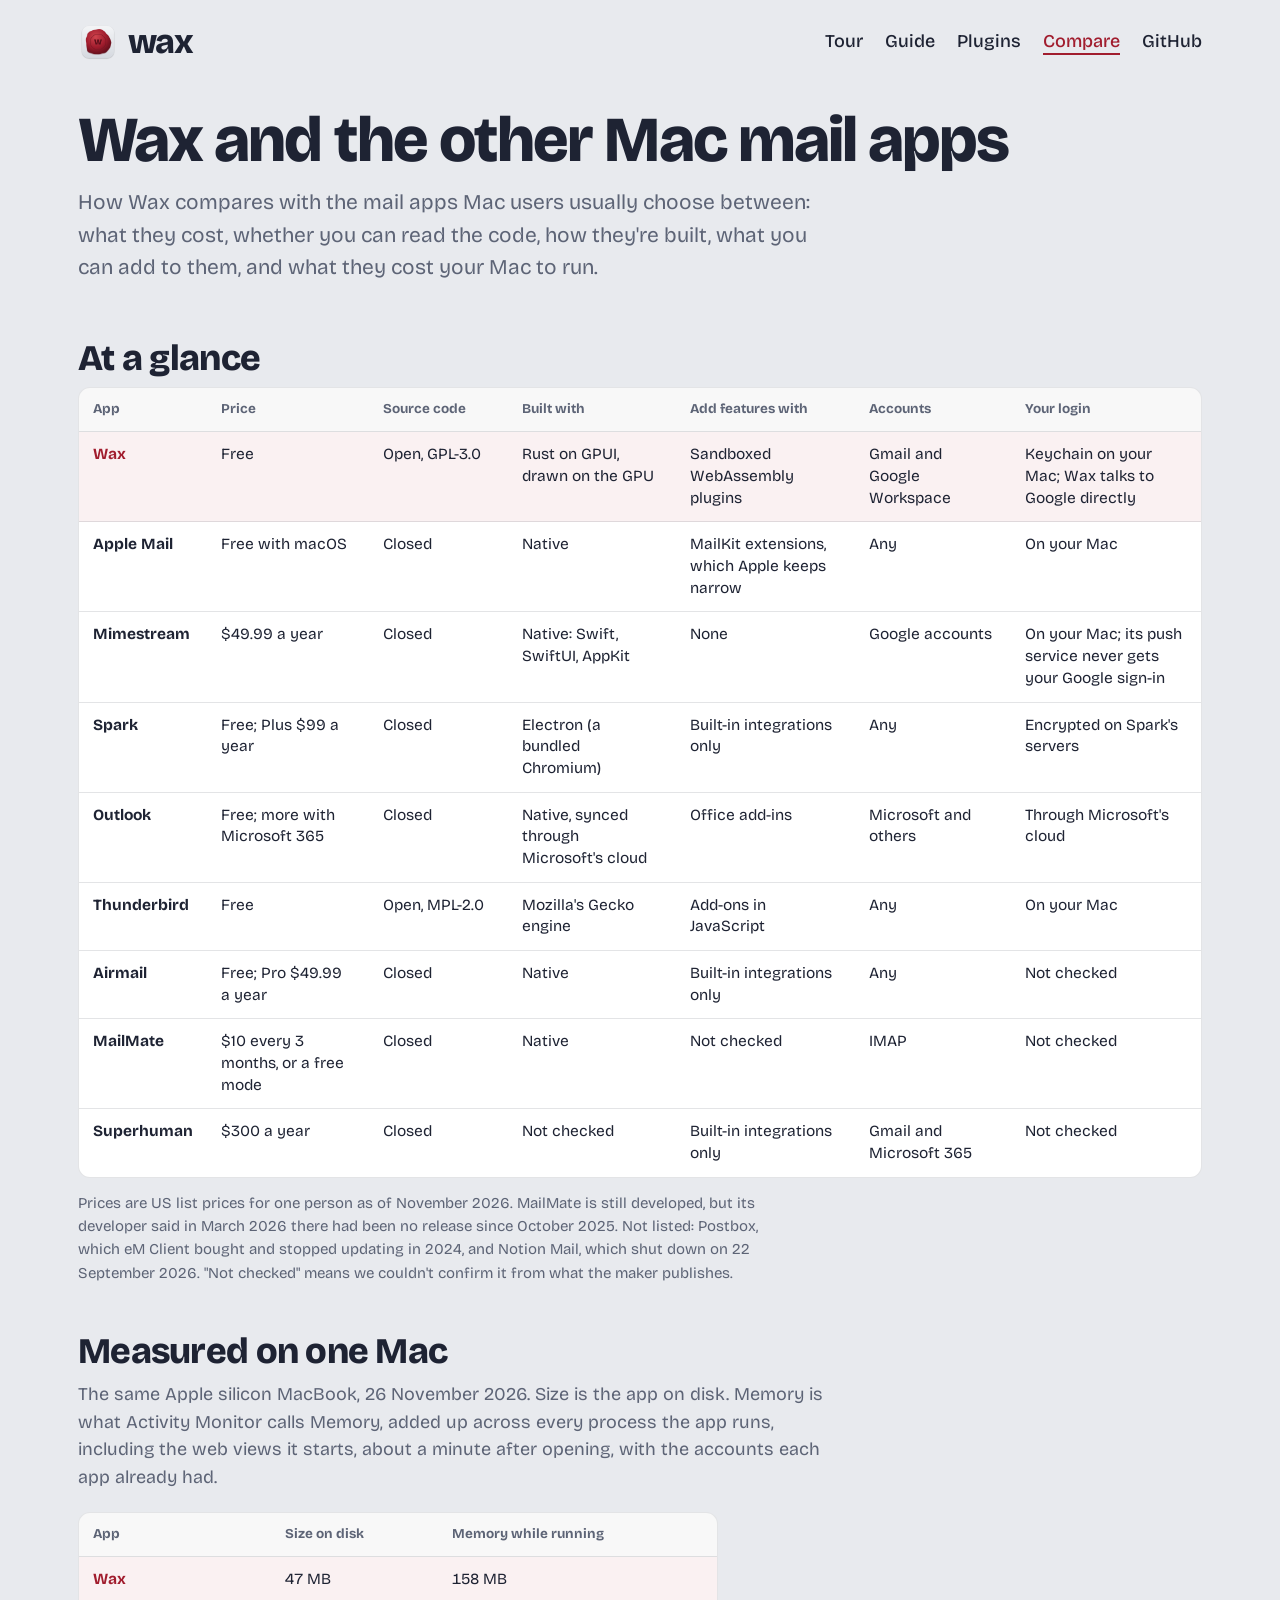
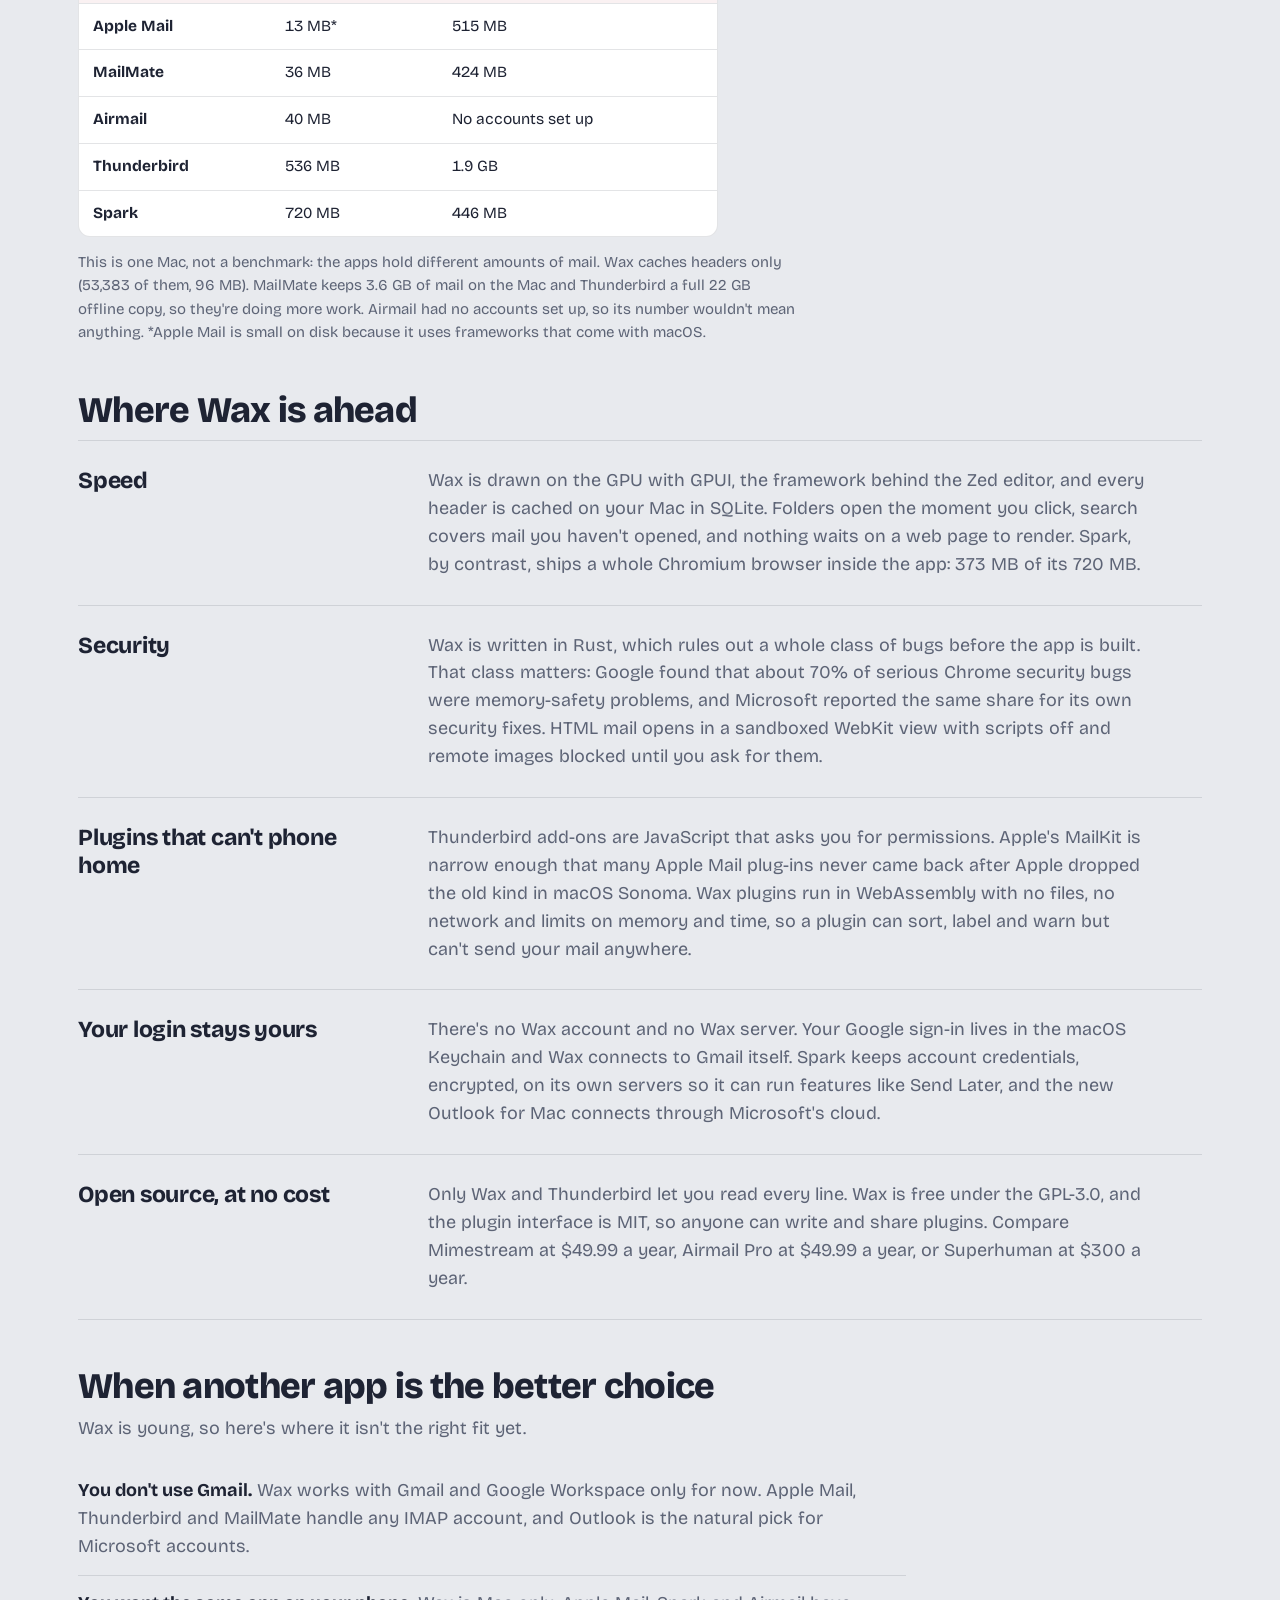
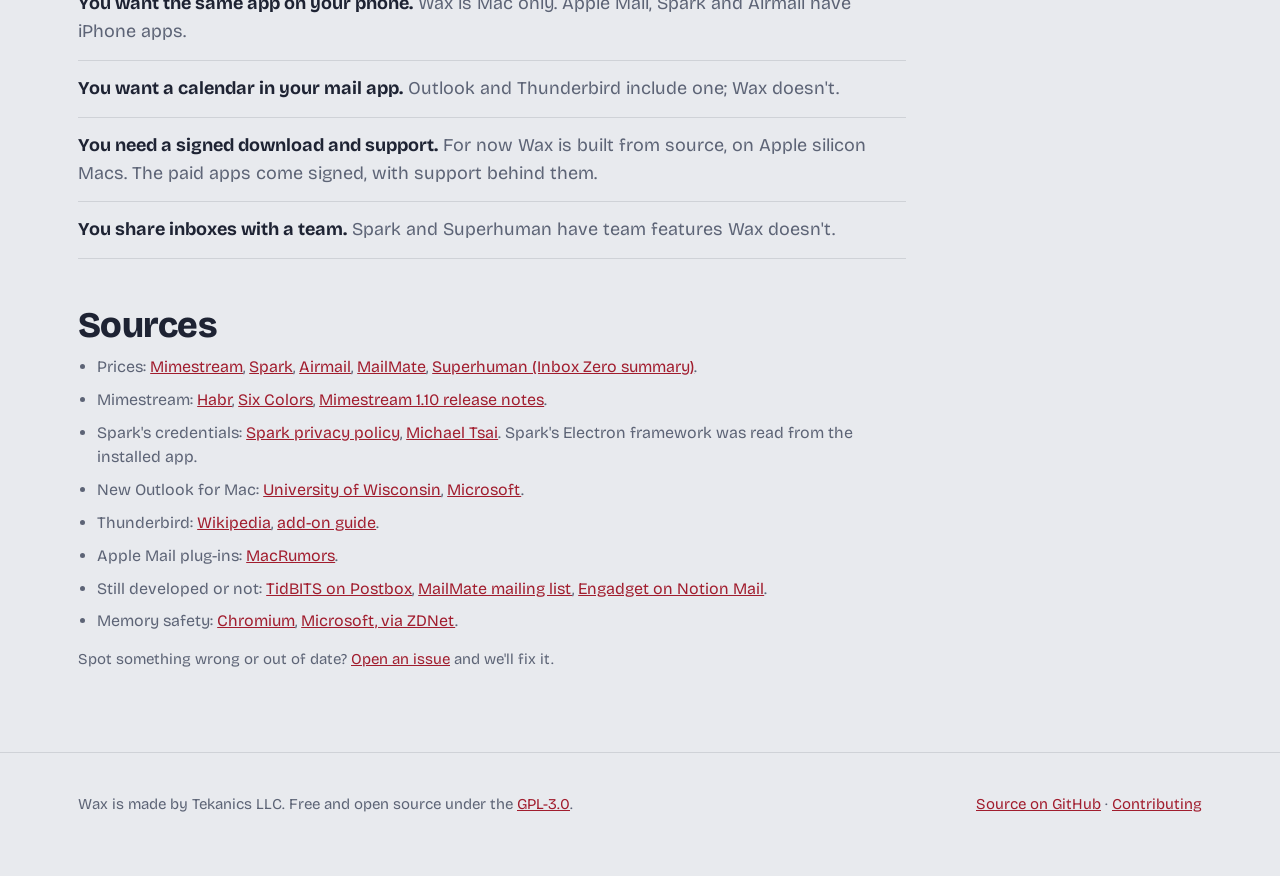
<file: docs/compare/index.html>
<!doctype html>
<html lang="en">
<head>
<meta charset="utf-8">
<meta name="viewport" content="width=device-width, initial-scale=1">
<title>Wax compared with other Mac mail apps · Wax</title>
<meta name="description" content="How Wax compares with Apple Mail, Mimestream, Spark, Outlook, Thunderbird, Airmail, MailMate and Superhuman: price, source code, how each is built, plugins, privacy, size and memory.">
<link rel="icon" type="image/png" href="../wax-icon-1024.png">
<link rel="canonical" href="https://tekanic.github.io/wax/compare/">
<meta property="og:title" content="Wax compared with other Mac mail apps">
<meta property="og:description" content="Price, source code, how each app is built, plugins, privacy, size and memory, side by side.">
<meta property="og:image" content="https://tekanic.github.io/wax/shots/og.jpg">
<meta property="og:url" content="https://tekanic.github.io/wax/compare/">
<meta property="og:type" content="article">
<meta name="twitter:card" content="summary_large_image">
<link rel="preconnect" href="https://fonts.googleapis.com">
<link rel="stylesheet" href="https://fonts.googleapis.com/css2?family=Bricolage+Grotesque:opsz,wght@12..96,400..800&family=JetBrains+Mono:wght@400;500&display=swap">
<link rel="stylesheet" href="../site.css">
</head>
<body class="doc">
<header class="wrap top">
  <a class="mark" href="../" aria-label="Wax home"><img src="../wax-icon-1024.png" alt=""><span class="word">wax</span></a>
  <nav aria-label="Main"><a href="../#tour">Tour</a><a href="../guide/">Guide</a><a href="../plugins/">Plugins</a><a href="./" aria-current="page">Compare</a><a href="https://github.com/tekanic/wax">GitHub</a></nav>
</header>
<main class="wrap compare">
  <h1>Wax and the other Mac mail apps</h1>
  <p class="lede">How Wax compares with the mail apps Mac users usually choose between: what they cost, whether you can read the code, how they're built, what you can add to them, and what they cost your Mac to run.</p>

  <section aria-labelledby="glance">
    <h2 id="glance">At a glance</h2>
    <div class="table-wrap" tabindex="0" role="region" aria-labelledby="glance">
      <table class="vs">
        <thead>
          <tr><th scope="col">App</th><th scope="col">Price</th><th scope="col">Source code</th><th scope="col">Built with</th><th scope="col">Add features with</th><th scope="col">Accounts</th><th scope="col">Your login</th></tr>
        </thead>
        <tbody>
          <tr class="us"><th scope="row">Wax</th><td>Free</td><td>Open, GPL-3.0</td><td>Rust on GPUI, drawn on the GPU</td><td>Sandboxed WebAssembly plugins</td><td>Gmail and Google Workspace</td><td>Keychain on your Mac; Wax talks to Google directly</td></tr>
          <tr><th scope="row">Apple Mail</th><td>Free with macOS</td><td>Closed</td><td>Native</td><td>MailKit extensions, which Apple keeps narrow</td><td>Any</td><td>On your Mac</td></tr>
          <tr><th scope="row">Mimestream</th><td>$49.99 a year</td><td>Closed</td><td>Native: Swift, SwiftUI, AppKit</td><td>None</td><td>Google accounts</td><td>On your Mac; its push service never gets your Google sign-in</td></tr>
          <tr><th scope="row">Spark</th><td>Free; Plus $99 a year</td><td>Closed</td><td>Electron (a bundled Chromium)</td><td>Built-in integrations only</td><td>Any</td><td>Encrypted on Spark's servers</td></tr>
          <tr><th scope="row">Outlook</th><td>Free; more with Microsoft&nbsp;365</td><td>Closed</td><td>Native, synced through Microsoft's cloud</td><td>Office add-ins</td><td>Microsoft and others</td><td>Through Microsoft's cloud</td></tr>
          <tr><th scope="row">Thunderbird</th><td>Free</td><td>Open, MPL-2.0</td><td>Mozilla's Gecko engine</td><td>Add-ons in JavaScript</td><td>Any</td><td>On your Mac</td></tr>
          <tr><th scope="row">Airmail</th><td>Free; Pro $49.99 a year</td><td>Closed</td><td>Native</td><td>Built-in integrations only</td><td>Any</td><td>Not checked</td></tr>
          <tr><th scope="row">MailMate</th><td>$10 every 3 months, or a free mode</td><td>Closed</td><td>Native</td><td>Not checked</td><td>IMAP</td><td>Not checked</td></tr>
          <tr><th scope="row">Superhuman</th><td>$300 a year</td><td>Closed</td><td>Not checked</td><td>Built-in integrations only</td><td>Gmail and Microsoft&nbsp;365</td><td>Not checked</td></tr>
        </tbody>
      </table>
    </div>
    <p class="note">Prices are US list prices for one person as of November 2026. MailMate is still developed, but its developer said in March 2026 there had been no release since October 2025. Not listed: Postbox, which eM Client bought and stopped updating in 2024, and Notion Mail, which shut down on 22 September 2026. "Not checked" means we couldn't confirm it from what the maker publishes.</p>
  </section>

  <section aria-labelledby="measured">
    <h2 id="measured">Measured on one Mac</h2>
    <p>The same Apple silicon MacBook, 26 November 2026. Size is the app on disk. Memory is what Activity Monitor calls Memory, added up across every process the app runs, including the web views it starts, about a minute after opening, with the accounts each app already had.</p>
    <div class="table-wrap narrow" tabindex="0" role="region" aria-labelledby="measured">
      <table class="vs nums">
        <thead><tr><th scope="col">App</th><th scope="col">Size on disk</th><th scope="col">Memory while running</th></tr></thead>
        <tbody>
          <tr class="us"><th scope="row">Wax</th><td>47 MB</td><td>158 MB</td></tr>
          <tr><th scope="row">Apple Mail</th><td>13 MB*</td><td>515 MB</td></tr>
          <tr><th scope="row">MailMate</th><td>36 MB</td><td>424 MB</td></tr>
          <tr><th scope="row">Airmail</th><td>40 MB</td><td>No accounts set up</td></tr>
          <tr><th scope="row">Thunderbird</th><td>536 MB</td><td>1.9 GB</td></tr>
          <tr><th scope="row">Spark</th><td>720 MB</td><td>446 MB</td></tr>
        </tbody>
      </table>
    </div>
    <p class="note">This is one Mac, not a benchmark: the apps hold different amounts of mail. Wax caches headers only (53,383 of them, 96&nbsp;MB). MailMate keeps 3.6&nbsp;GB of mail on the Mac and Thunderbird a full 22&nbsp;GB offline copy, so they're doing more work. Airmail had no accounts set up, so its number wouldn't mean anything. *Apple Mail is small on disk because it uses frameworks that come with macOS.</p>
  </section>

  <section aria-labelledby="why">
    <h2 id="why">Where Wax is ahead</h2>
    <ul class="choices">
      <li><h3>Speed</h3><p>Wax is drawn on the GPU with GPUI, the framework behind the Zed editor, and every header is cached on your Mac in SQLite. Folders open the moment you click, search covers mail you haven't opened, and nothing waits on a web page to render. Spark, by contrast, ships a whole Chromium browser inside the app: 373&nbsp;MB of its 720&nbsp;MB.</p></li>
      <li><h3>Security</h3><p>Wax is written in Rust, which rules out a whole class of bugs before the app is built. That class matters: Google found that about 70% of serious Chrome security bugs were memory-safety problems, and Microsoft reported the same share for its own security fixes. HTML mail opens in a sandboxed WebKit view with scripts off and remote images blocked until you ask for them.</p></li>
      <li><h3>Plugins that can't phone home</h3><p>Thunderbird add-ons are JavaScript that asks you for permissions. Apple's MailKit is narrow enough that many Apple Mail plug-ins never came back after Apple dropped the old kind in macOS Sonoma. Wax plugins run in WebAssembly with no files, no network and limits on memory and time, so a plugin can sort, label and warn but can't send your mail anywhere.</p></li>
      <li><h3>Your login stays yours</h3><p>There's no Wax account and no Wax server. Your Google sign-in lives in the macOS Keychain and Wax connects to Gmail itself. Spark keeps account credentials, encrypted, on its own servers so it can run features like Send Later, and the new Outlook for Mac connects through Microsoft's cloud.</p></li>
      <li><h3>Open source, at no cost</h3><p>Only Wax and Thunderbird let you read every line. Wax is free under the GPL-3.0, and the plugin interface is MIT, so anyone can write and share plugins. Compare Mimestream at $49.99 a year, Airmail Pro at $49.99 a year, or Superhuman at $300 a year.</p></li>
    </ul>
  </section>

  <section aria-labelledby="pick">
    <h2 id="pick">When another app is the better choice</h2>
    <p>Wax is young, so here's where it isn't the right fit yet.</p>
    <ul class="plain">
      <li><strong>You don't use Gmail.</strong> Wax works with Gmail and Google Workspace only for now. Apple Mail, Thunderbird and MailMate handle any IMAP account, and Outlook is the natural pick for Microsoft accounts.</li>
      <li><strong>You want the same app on your phone.</strong> Wax is Mac only. Apple Mail, Spark and Airmail have iPhone apps.</li>
      <li><strong>You want a calendar in your mail app.</strong> Outlook and Thunderbird include one; Wax doesn't.</li>
      <li><strong>You need a signed download and support.</strong> For now Wax is built from source, on Apple silicon Macs. The paid apps come signed, with support behind them.</li>
      <li><strong>You share inboxes with a team.</strong> Spark and Superhuman have team features Wax doesn't.</li>
    </ul>
  </section>

  <section aria-labelledby="sources">
    <h2 id="sources">Sources</h2>
    <ul class="sources">
      <li>Prices: <a href="https://mimestream.com/pricing">Mimestream</a>, <a href="https://sparkmailapp.com/pricing">Spark</a>, <a href="https://help.airmailapp.com/en-us/article/airmail-pro-subscription-pricing-and-plans-1xqnlwe/">Airmail</a>, <a href="https://freron.com/pricing/">MailMate</a>, <a href="https://www.getinboxzero.com/superhuman-pricing">Superhuman (Inbox Zero summary)</a>.</li>
      <li>Mimestream: <a href="https://habr.com/en/news/737538">Habr</a>, <a href="https://sixcolors.com/?p=27895">Six Colors</a>, <a href="https://mimestream.com/blog/1.10-released">Mimestream 1.10 release notes</a>.</li>
      <li>Spark's credentials: <a href="https://sparkmailapp.com/privacy">Spark privacy policy</a>, <a href="https://mjtsai.com/blog/2016/12/01/spark-mail-stores-credentials-in-cloud/">Michael Tsai</a>. Spark's Electron framework was read from the installed app.</li>
      <li>New Outlook for Mac: <a href="https://kb.wisc.edu/microsoft365/page.php?id=106875">University of Wisconsin</a>, <a href="https://support.microsoft.com/en-us/Outlook/outlook-for-mac">Microsoft</a>.</li>
      <li>Thunderbird: <a href="https://en.wikipedia.org/wiki/Mozilla_Thunderbird">Wikipedia</a>, <a href="https://developer.thunderbird.net/add-ons/about-add-ons">add-on guide</a>.</li>
      <li>Apple Mail plug-ins: <a href="https://www.macrumors.com/2023/06/14/macos-sonoma-drops-legacy-mail-app-plug-ins">MacRumors</a>.</li>
      <li>Still developed or not: <a href="https://tidbits.com/2024/10/22/postbox-acquired-by-em-client-ends-development/">TidBITS on Postbox</a>, <a href="https://lists.freron.com/mailmate/2026-March/018920.html">MailMate mailing list</a>, <a href="https://engadget.com/2201940/notion-mail-is-shutting-down">Engadget on Notion Mail</a>.</li>
      <li>Memory safety: <a href="https://chromium.org/Home/chromium-security/memory-safety">Chromium</a>, <a href="https://it.slashdot.org/story/19/02/11/2019247/microsoft-70-percent-of-all-security-bugs-are-memory-safety-issues">Microsoft, via ZDNet</a>.</li>
    </ul>
    <p class="note">Spot something wrong or out of date? <a href="https://github.com/tekanic/wax/issues">Open an issue</a> and we'll fix it.</p>
  </section>
</main>
<footer>
  <div class="wrap">
    <span>Wax is made by Tekanics LLC. Free and open source under the <a href="https://github.com/tekanic/wax/blob/main/LICENSE">GPL-3.0</a>.</span>
    <span><a href="https://github.com/tekanic/wax">Source on GitHub</a> · <a href="https://github.com/tekanic/wax#contributing">Contributing</a></span>
  </div>
</footer>
</body>
</html>
</file>
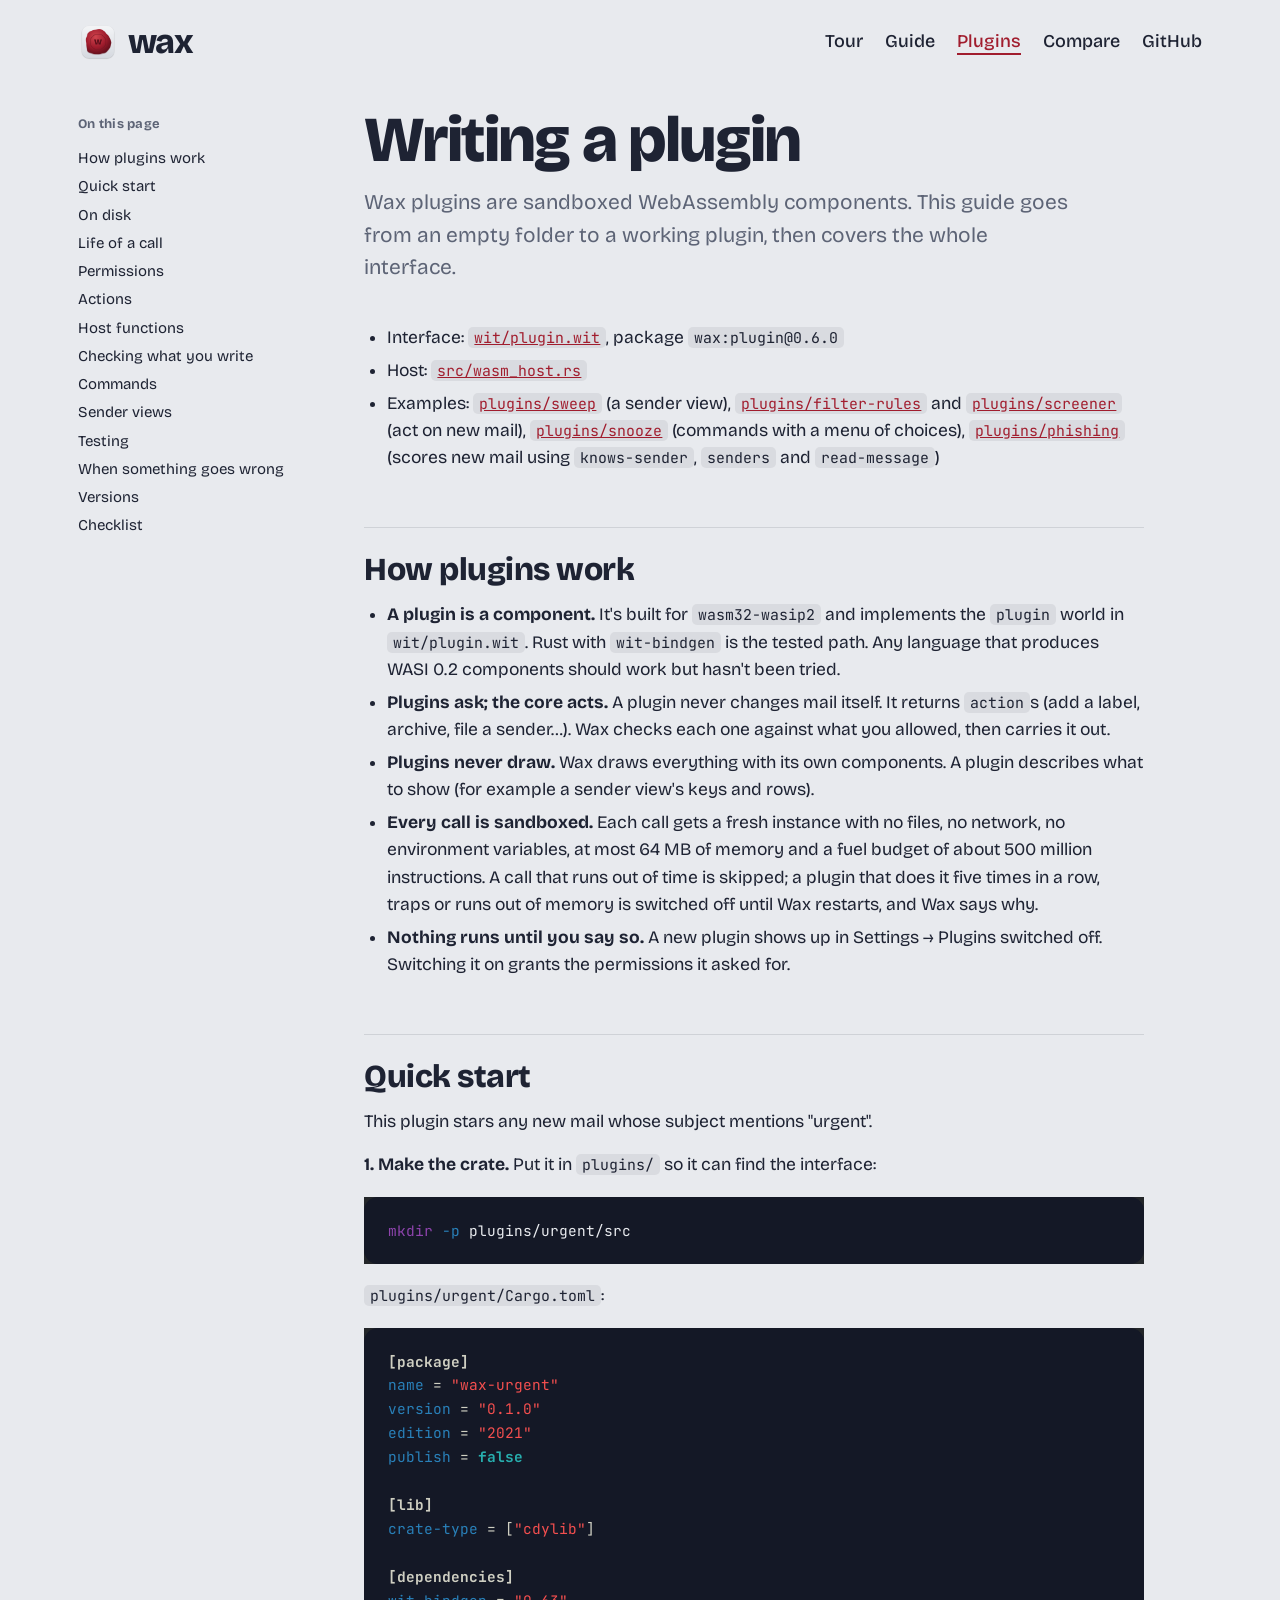
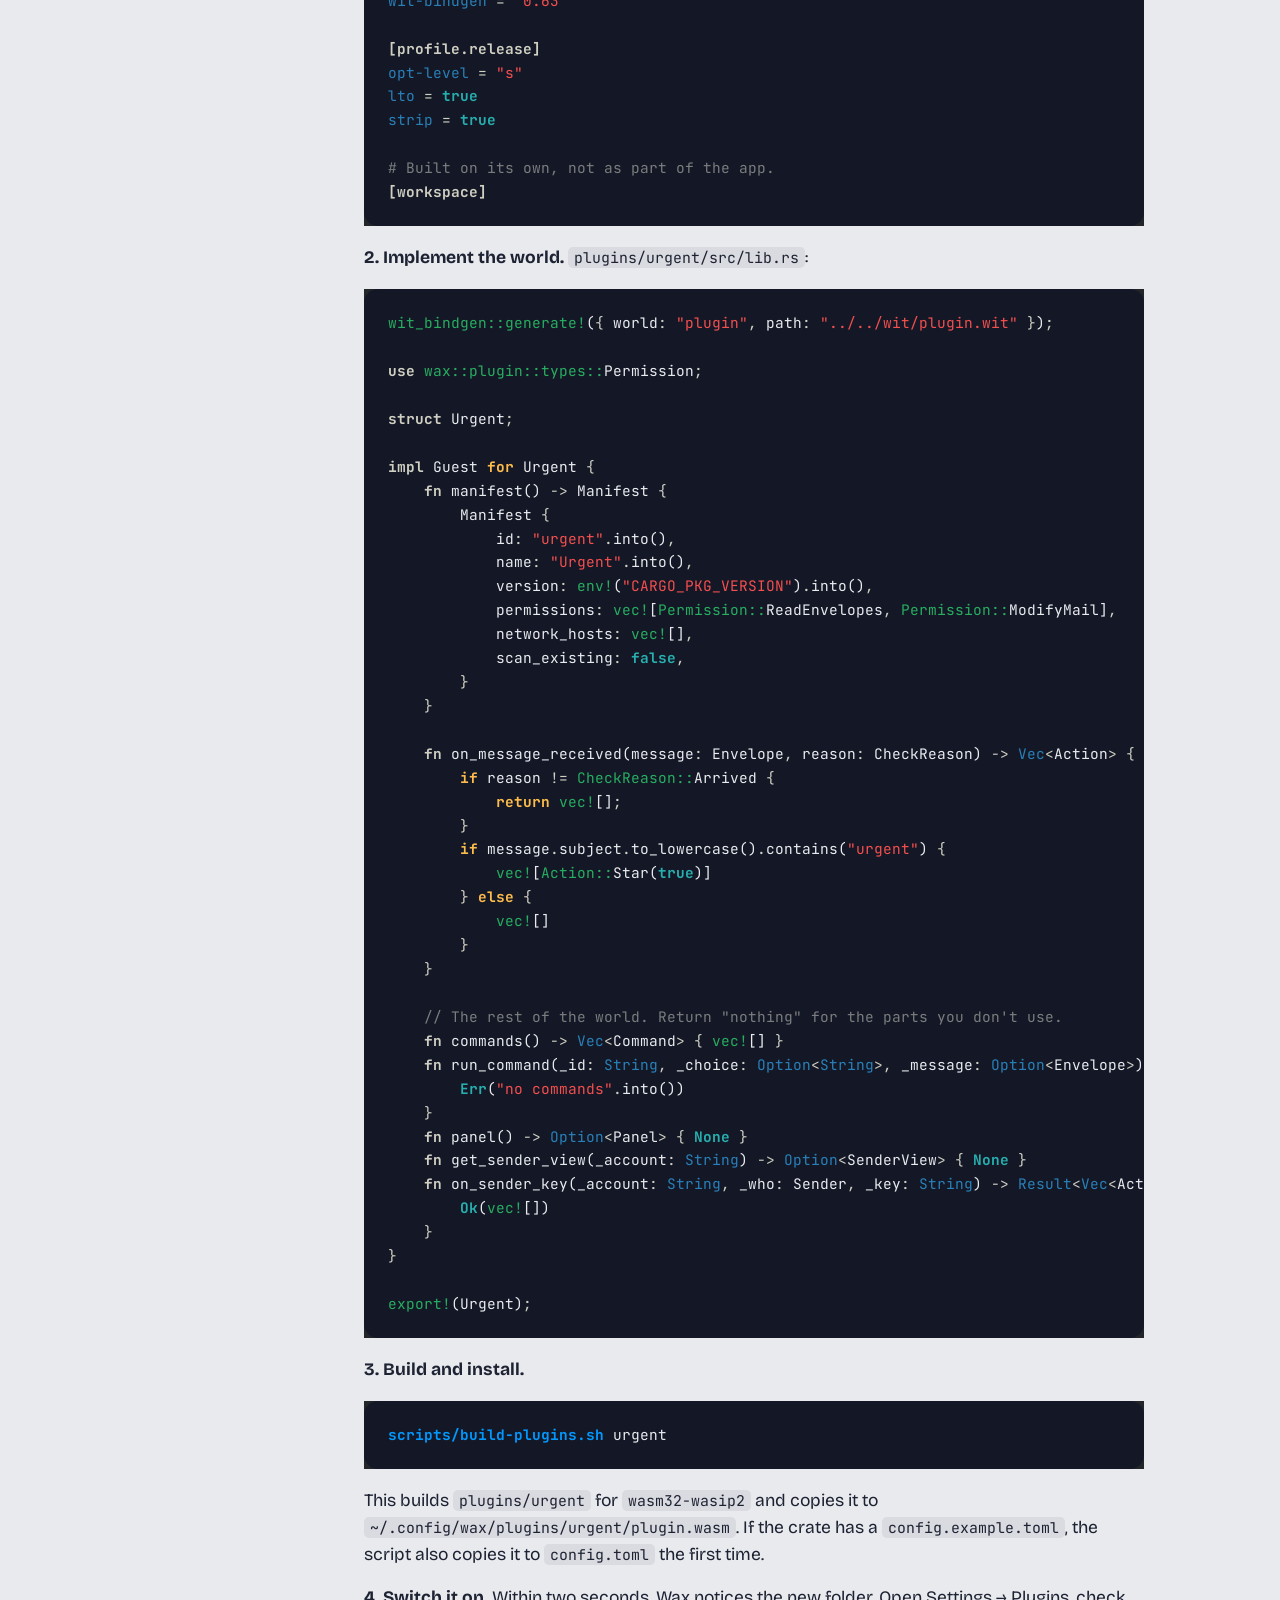
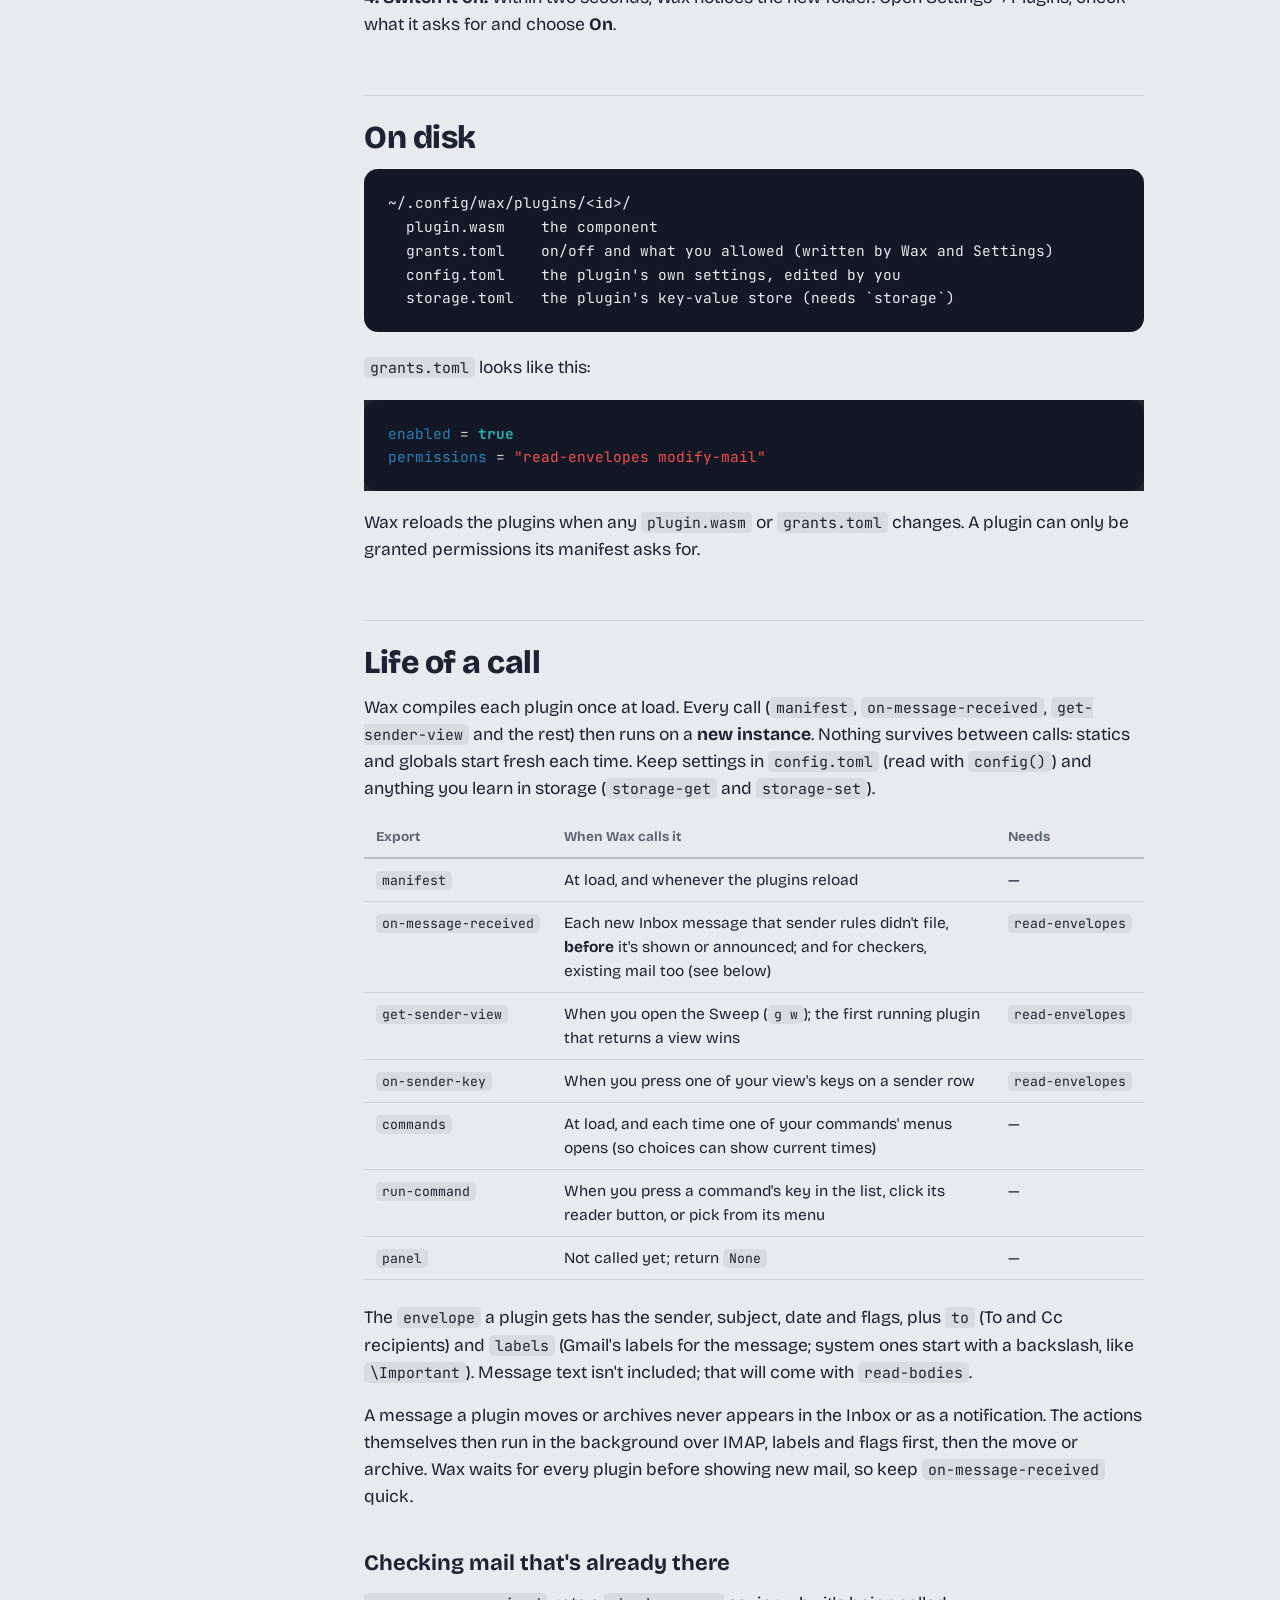
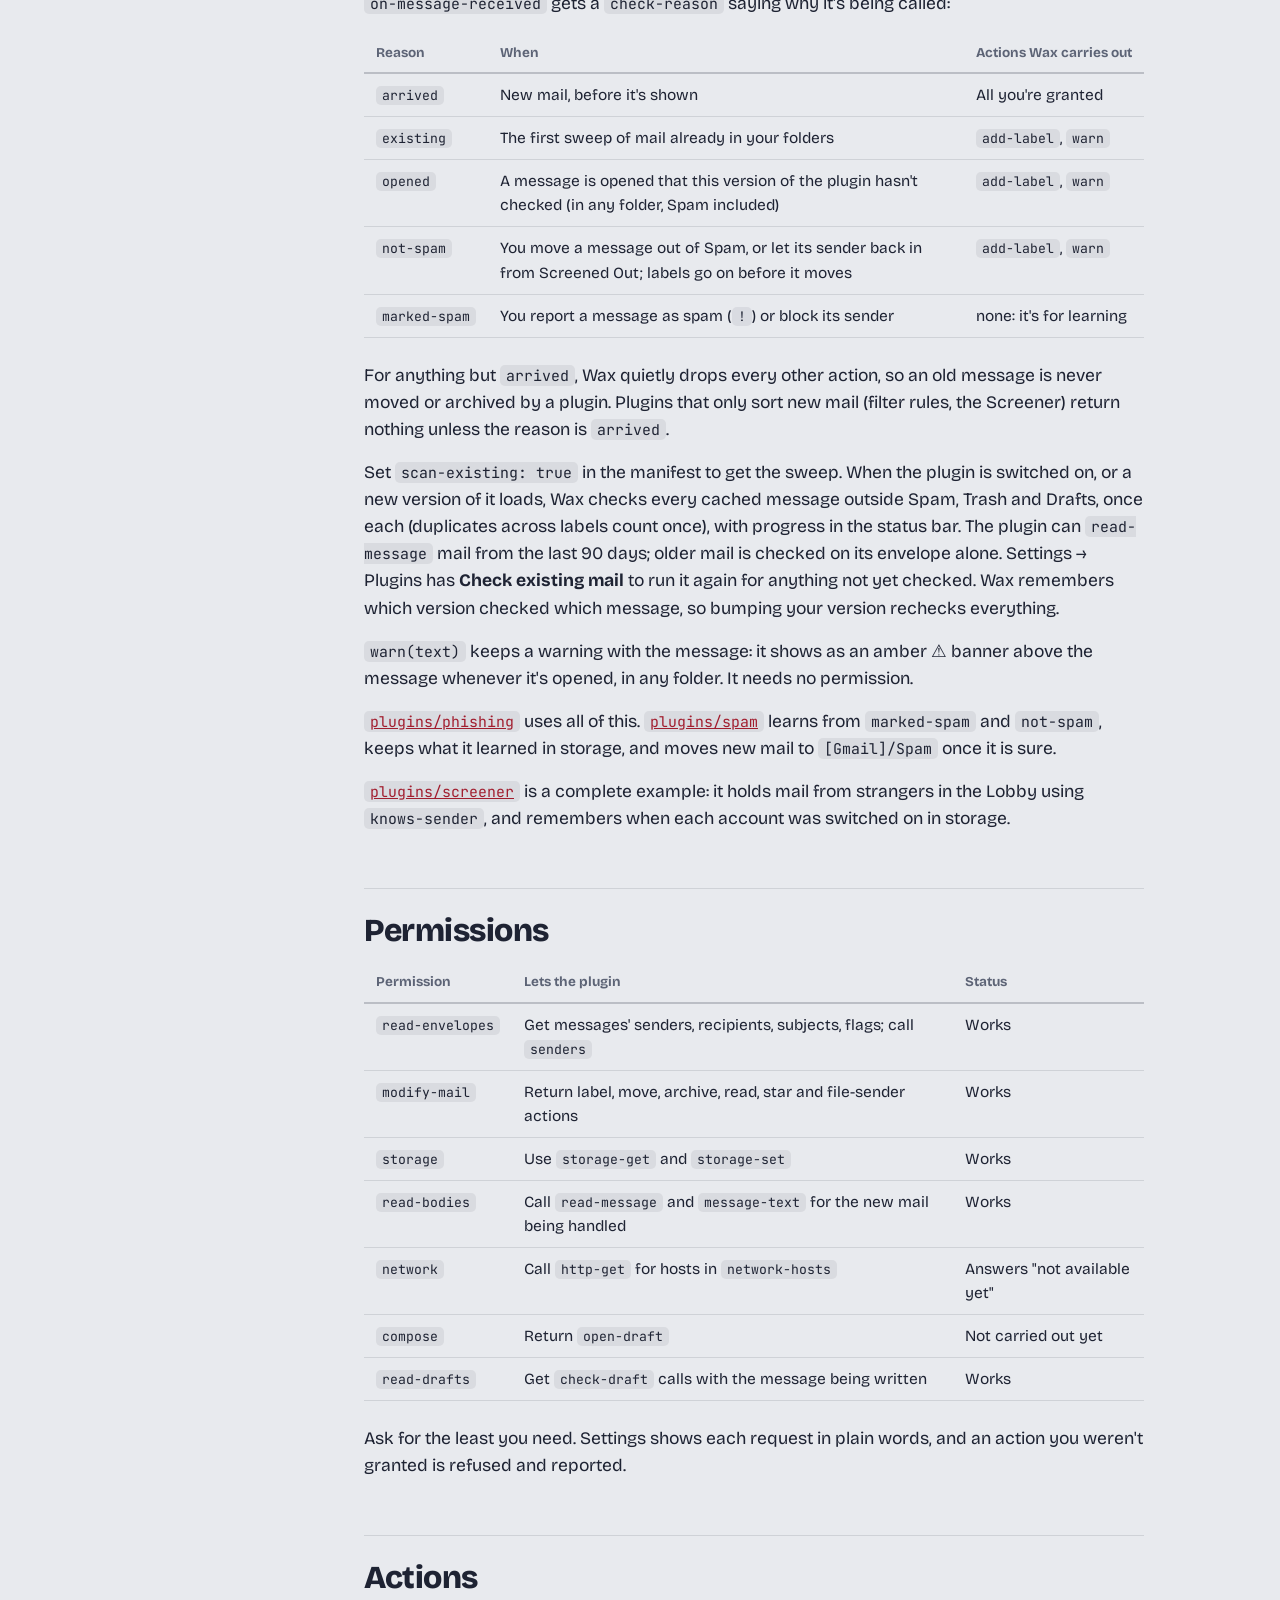
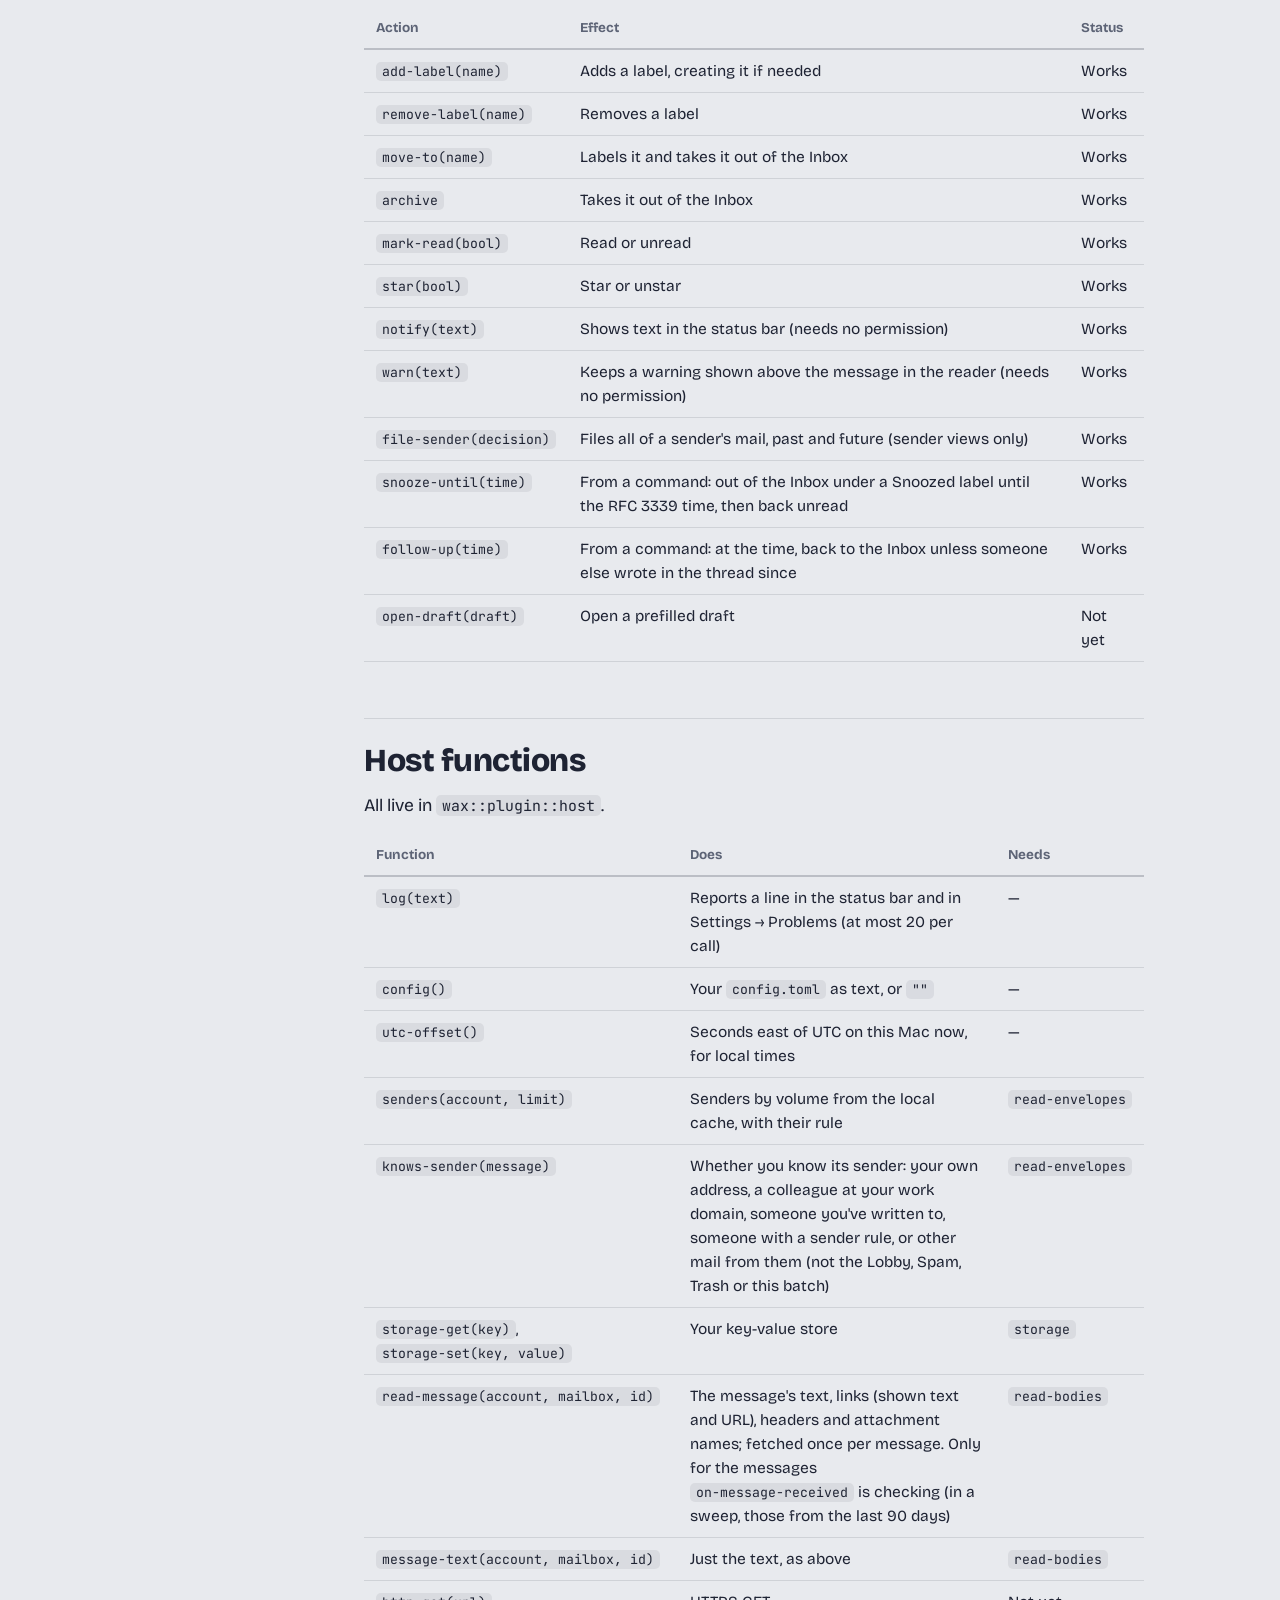
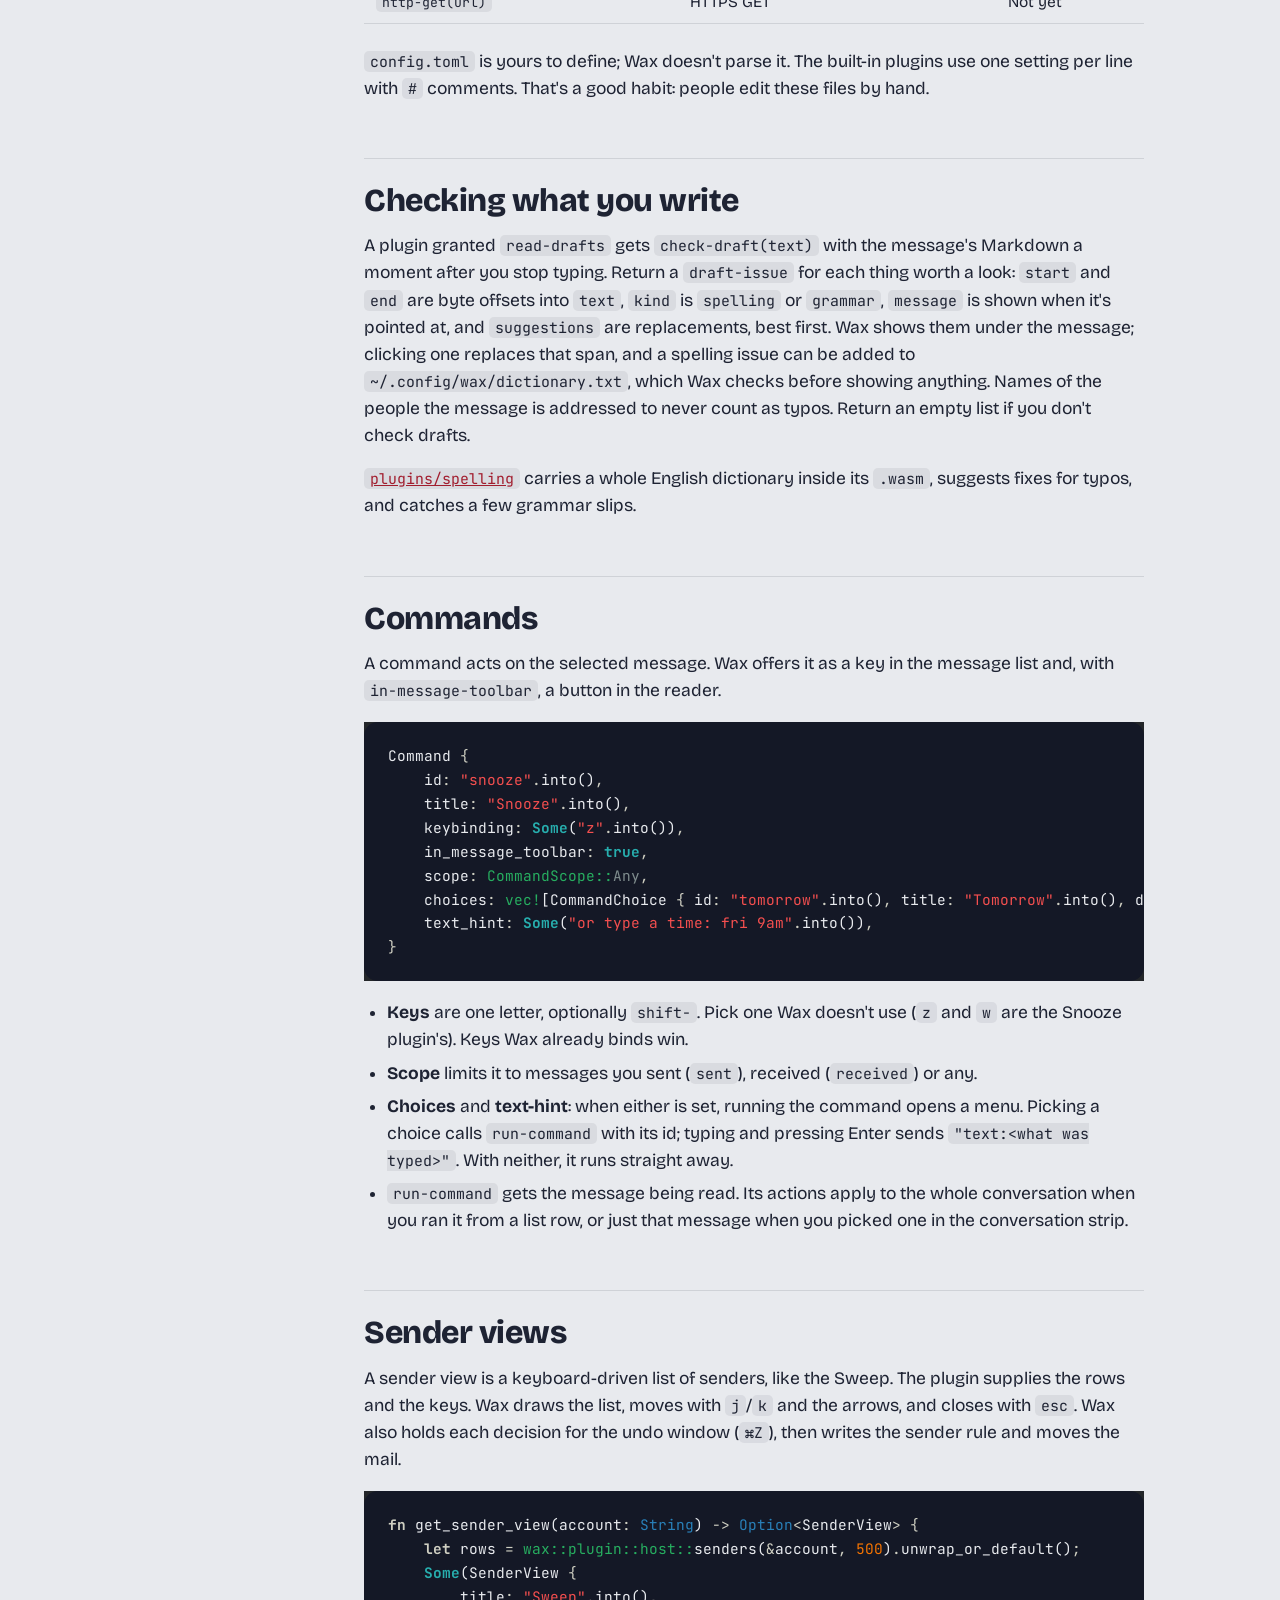
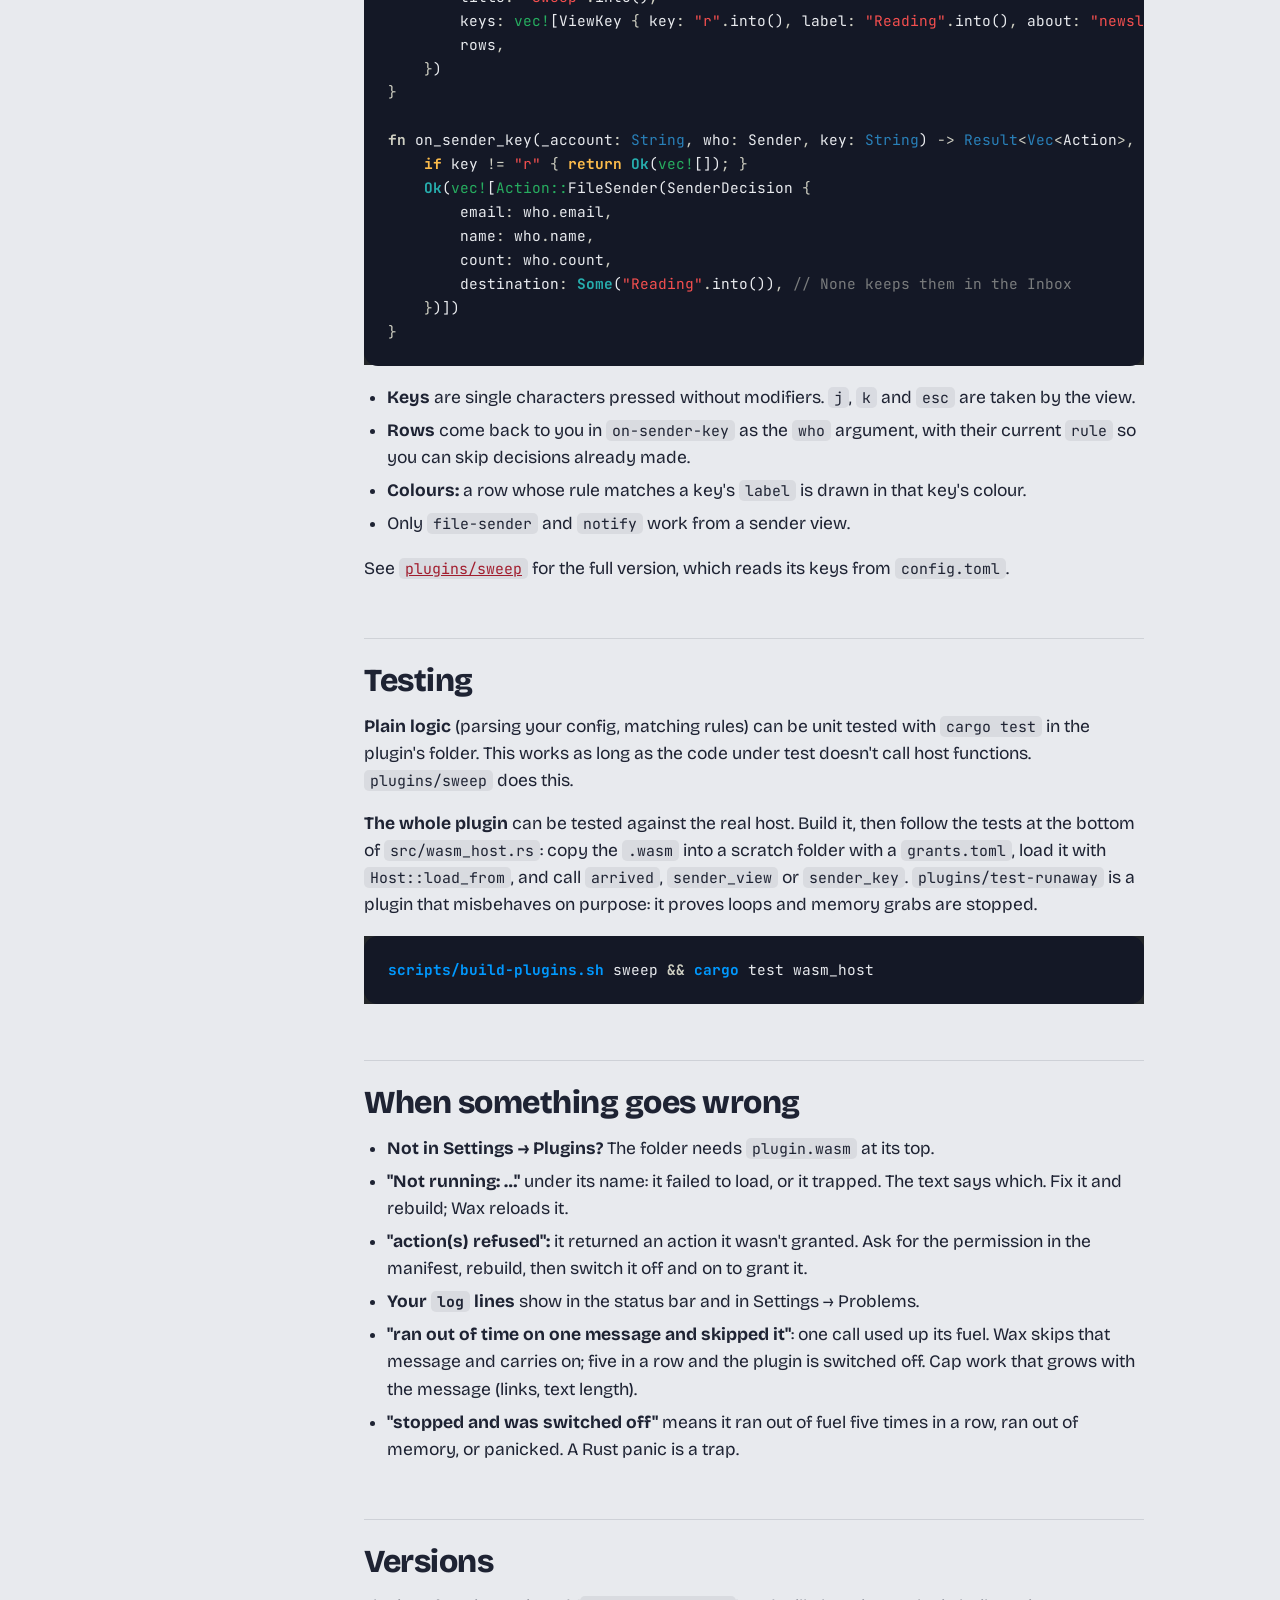
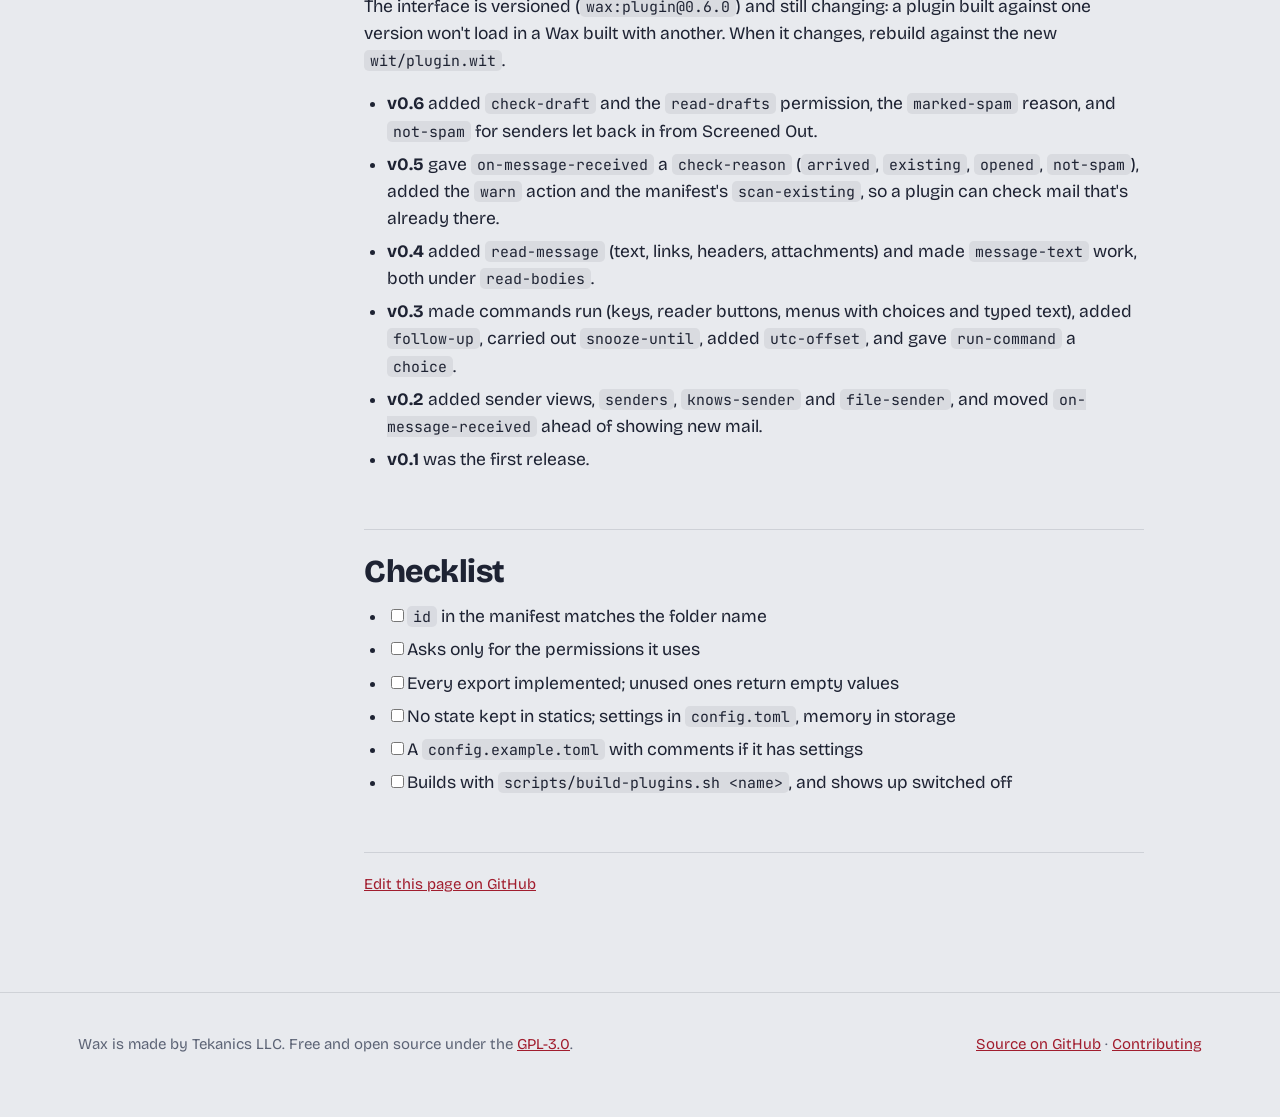
<file: docs/plugins/index.html>
<!doctype html>
<html lang="en">
<head>
<meta charset="utf-8">
<meta name="viewport" content="width=device-width, initial-scale=1">
<title>Writing a plugin · Wax</title>
<meta name="description" content="Wax plugins are sandboxed WebAssembly
components. This guide goes from an empty folder to a working plugin,
then covers the whole interface.">
<link rel="icon" type="image/png" href="../wax-icon-1024.png">
<link rel="canonical" href="https://tekanic.github.io/wax/plugins/">
<meta property="og:title" content="Writing a plugin · Wax">
<meta property="og:description" content="Wax plugins are sandboxed
WebAssembly components. This guide goes from an empty folder to a
working plugin, then covers the whole interface.">
<meta property="og:image" content="https://tekanic.github.io/wax/shots/og.jpg">
<meta property="og:url" content="https://tekanic.github.io/wax/plugins/">
<meta property="og:type" content="article">
<meta name="twitter:card" content="summary_large_image">
<link rel="preconnect" href="https://fonts.googleapis.com">
<link rel="stylesheet" href="https://fonts.googleapis.com/css2?family=Bricolage+Grotesque:opsz,wght@12..96,400..800&family=JetBrains+Mono:wght@400;500&display=swap">
<link rel="stylesheet" href="../site.css">
<style>
html { -webkit-text-size-adjust: 100%; }
pre > code.sourceCode { white-space: pre; position: relative; }
pre > code.sourceCode > span { display: inline-block; line-height: 1.25; }
pre > code.sourceCode > span:empty { height: 1.2em; }
.sourceCode { overflow: visible; }
code.sourceCode > span { color: inherit; text-decoration: inherit; }
div.sourceCode { margin: 1em 0; }
pre.sourceCode { margin: 0; }
@media screen {
div.sourceCode { overflow: auto; }
}
@media print {
pre > code.sourceCode { white-space: pre-wrap; }
pre > code.sourceCode > span { text-indent: -5em; padding-left: 5em; }
}
pre.numberSource code
  { counter-reset: source-line 0; }
pre.numberSource code > span
  { position: relative; left: -4em; counter-increment: source-line; }
pre.numberSource code > span > a:first-child::before
  { content: counter(source-line);
    position: relative; left: -1em; text-align: right; vertical-align: baseline;
    border: none; display: inline-block;
    -webkit-touch-callout: none; -webkit-user-select: none;
    -khtml-user-select: none; -moz-user-select: none;
    -ms-user-select: none; user-select: none;
    padding: 0 4px; width: 4em;
    background-color: #232629;
    color: #7a7c7d;
  }
pre.numberSource { margin-left: 3em; border-left: 1px solid #7a7c7d;  padding-left: 4px; }
div.sourceCode
  { color: #cfcfc2; background-color: #232629; }
@media screen {
pre > code.sourceCode > span > a:first-child::before { text-decoration: underline; }
}
code span { color: #cfcfc2; } /* Normal */
code span.al { color: #95da4c; background-color: #4d1f24; font-weight: bold; } /* Alert */
code span.an { color: #3f8058; } /* Annotation */
code span.at { color: #2980b9; } /* Attribute */
code span.bn { color: #f67400; } /* BaseN */
code span.bu { color: #7f8c8d; } /* BuiltIn */
code span.cf { color: #fdbc4b; font-weight: bold; } /* ControlFlow */
code span.ch { color: #3daee9; } /* Char */
code span.cn { color: #27aeae; font-weight: bold; } /* Constant */
code span.co { color: #7a7c7d; } /* Comment */
code span.cv { color: #7f8c8d; } /* CommentVar */
code span.do { color: #a43340; } /* Documentation */
code span.dt { color: #2980b9; } /* DataType */
code span.dv { color: #f67400; } /* DecVal */
code span.er { color: #da4453; text-decoration: underline; } /* Error */
code span.ex { color: #0099ff; font-weight: bold; } /* Extension */
code span.fl { color: #f67400; } /* Float */
code span.fu { color: #8e44ad; } /* Function */
code span.im { color: #27ae60; } /* Import */
code span.in { color: #c45b00; } /* Information */
code span.kw { color: #cfcfc2; font-weight: bold; } /* Keyword */
code span.op { color: #cfcfc2; } /* Operator */
code span.ot { color: #27ae60; } /* Other */
code span.pp { color: #27ae60; } /* Preprocessor */
code span.re { color: #2980b9; background-color: #153042; } /* RegionMarker */
code span.sc { color: #3daee9; } /* SpecialChar */
code span.ss { color: #da4453; } /* SpecialString */
code span.st { color: #f44f4f; } /* String */
code span.va { color: #27aeae; } /* Variable */
code span.vs { color: #da4453; } /* VerbatimString */
code span.wa { color: #da4453; } /* Warning */
</style>
</head>
<body class="doc">
<header class="wrap top">
  <a class="mark" href="../" aria-label="Wax home"><img src="../wax-icon-1024.png" alt=""><span class="word">wax</span></a>
  <nav aria-label="Main"><a href="../#tour">Tour</a><a href="../guide/">Guide</a><a href="../plugins/" aria-current="page">Plugins</a><a href="../compare/">Compare</a><a href="https://github.com/tekanic/wax">GitHub</a></nav>
</header>
<div class="wrap docs">
  <aside class="toc" aria-label="On this page">
    <p class="toc-title">On this page</p>
    <ul>
    <li><a href="#how-plugins-work" id="toc-how-plugins-work">How
    plugins work</a></li>
    <li><a href="#quick-start" id="toc-quick-start">Quick start</a></li>
    <li><a href="#on-disk" id="toc-on-disk">On disk</a></li>
    <li><a href="#life-of-a-call" id="toc-life-of-a-call">Life of a
    call</a></li>
    <li><a href="#permissions" id="toc-permissions">Permissions</a></li>
    <li><a href="#actions" id="toc-actions">Actions</a></li>
    <li><a href="#host-functions" id="toc-host-functions">Host
    functions</a></li>
    <li><a href="#checking-what-you-write"
    id="toc-checking-what-you-write">Checking what you write</a></li>
    <li><a href="#commands" id="toc-commands">Commands</a></li>
    <li><a href="#sender-views" id="toc-sender-views">Sender
    views</a></li>
    <li><a href="#testing" id="toc-testing">Testing</a></li>
    <li><a href="#when-something-goes-wrong"
    id="toc-when-something-goes-wrong">When something goes
    wrong</a></li>
    <li><a href="#versions" id="toc-versions">Versions</a></li>
    <li><a href="#checklist" id="toc-checklist">Checklist</a></li>
    </ul>
  </aside>
  <main class="prose">
    <h1>Writing a plugin</h1>
    <p class="lede">Wax plugins are sandboxed WebAssembly components.
This guide goes from an empty folder to a working plugin, then covers
the whole interface.</p>
<ul>
<li>Interface: <a
href="https://github.com/tekanic/wax/blob/main/wit/plugin.wit"><code>wit/plugin.wit</code></a>,
package <code>wax:plugin@0.6.0</code></li>
<li>Host: <a
href="https://github.com/tekanic/wax/blob/main/src/wasm_host.rs"><code>src/wasm_host.rs</code></a></li>
<li>Examples: <a
href="https://github.com/tekanic/wax/tree/main/plugins/sweep"><code>plugins/sweep</code></a>
(a sender view), <a
href="https://github.com/tekanic/wax/tree/main/plugins/filter-rules"><code>plugins/filter-rules</code></a>
and <a
href="https://github.com/tekanic/wax/tree/main/plugins/screener"><code>plugins/screener</code></a>
(act on new mail), <a
href="https://github.com/tekanic/wax/tree/main/plugins/snooze"><code>plugins/snooze</code></a>
(commands with a menu of choices), <a
href="https://github.com/tekanic/wax/tree/main/plugins/phishing"><code>plugins/phishing</code></a>
(scores new mail using <code>knows-sender</code>, <code>senders</code>
and <code>read-message</code>)</li>
</ul>
<h2 id="how-plugins-work">How plugins work</h2>
<ul>
<li><strong>A plugin is a component.</strong> It's built for
<code>wasm32-wasip2</code> and implements the <code>plugin</code> world
in <code>wit/plugin.wit</code>. Rust with <code>wit-bindgen</code> is
the tested path. Any language that produces WASI 0.2 components should
work but hasn't been tried.</li>
<li><strong>Plugins ask; the core acts.</strong> A plugin never changes
mail itself. It returns <code>action</code>s (add a label, archive, file
a sender…). Wax checks each one against what you allowed, then carries
it out.</li>
<li><strong>Plugins never draw.</strong> Wax draws everything with its
own components. A plugin describes what to show (for example a sender
view's keys and rows).</li>
<li><strong>Every call is sandboxed.</strong> Each call gets a fresh
instance with no files, no network, no environment variables, at most 64
MB of memory and a fuel budget of about 500 million instructions. A call
that runs out of time is skipped; a plugin that does it five times in a
row, traps or runs out of memory is switched off until Wax restarts, and
Wax says why.</li>
<li><strong>Nothing runs until you say so.</strong> A new plugin shows
up in Settings → Plugins switched off. Switching it on grants the
permissions it asked for.</li>
</ul>
<h2 id="quick-start">Quick start</h2>
<p>This plugin stars any new mail whose subject mentions "urgent".</p>
<p><strong>1. Make the crate.</strong> Put it in <code>plugins/</code>
so it can find the interface:</p>
<div class="sourceCode" id="cb1"><pre class="sourceCode sh"><code class="sourceCode bash"><span id="cb1-1"><a href="#cb1-1" aria-hidden="true" tabindex="-1"></a><span class="fu">mkdir</span> <span class="at">-p</span> plugins/urgent/src</span></code></pre></div>
<p><code>plugins/urgent/Cargo.toml</code>:</p>
<div class="sourceCode" id="cb2"><pre
class="sourceCode toml"><code class="sourceCode toml"><span id="cb2-1"><a href="#cb2-1" aria-hidden="true" tabindex="-1"></a><span class="kw">[package]</span></span>
<span id="cb2-2"><a href="#cb2-2" aria-hidden="true" tabindex="-1"></a><span class="dt">name</span> <span class="op">=</span> <span class="st">&quot;wax-urgent&quot;</span></span>
<span id="cb2-3"><a href="#cb2-3" aria-hidden="true" tabindex="-1"></a><span class="dt">version</span> <span class="op">=</span> <span class="st">&quot;0.1.0&quot;</span></span>
<span id="cb2-4"><a href="#cb2-4" aria-hidden="true" tabindex="-1"></a><span class="dt">edition</span> <span class="op">=</span> <span class="st">&quot;2021&quot;</span></span>
<span id="cb2-5"><a href="#cb2-5" aria-hidden="true" tabindex="-1"></a><span class="dt">publish</span> <span class="op">=</span> <span class="cn">false</span></span>
<span id="cb2-6"><a href="#cb2-6" aria-hidden="true" tabindex="-1"></a></span>
<span id="cb2-7"><a href="#cb2-7" aria-hidden="true" tabindex="-1"></a><span class="kw">[lib]</span></span>
<span id="cb2-8"><a href="#cb2-8" aria-hidden="true" tabindex="-1"></a><span class="dt">crate-type</span> <span class="op">=</span> <span class="op">[</span><span class="st">&quot;cdylib&quot;</span><span class="op">]</span></span>
<span id="cb2-9"><a href="#cb2-9" aria-hidden="true" tabindex="-1"></a></span>
<span id="cb2-10"><a href="#cb2-10" aria-hidden="true" tabindex="-1"></a><span class="kw">[dependencies]</span></span>
<span id="cb2-11"><a href="#cb2-11" aria-hidden="true" tabindex="-1"></a><span class="dt">wit-bindgen</span> <span class="op">=</span> <span class="st">&quot;0.63&quot;</span></span>
<span id="cb2-12"><a href="#cb2-12" aria-hidden="true" tabindex="-1"></a></span>
<span id="cb2-13"><a href="#cb2-13" aria-hidden="true" tabindex="-1"></a><span class="kw">[profile.release]</span></span>
<span id="cb2-14"><a href="#cb2-14" aria-hidden="true" tabindex="-1"></a><span class="dt">opt-level</span> <span class="op">=</span> <span class="st">&quot;s&quot;</span></span>
<span id="cb2-15"><a href="#cb2-15" aria-hidden="true" tabindex="-1"></a><span class="dt">lto</span> <span class="op">=</span> <span class="cn">true</span></span>
<span id="cb2-16"><a href="#cb2-16" aria-hidden="true" tabindex="-1"></a><span class="dt">strip</span> <span class="op">=</span> <span class="cn">true</span></span>
<span id="cb2-17"><a href="#cb2-17" aria-hidden="true" tabindex="-1"></a></span>
<span id="cb2-18"><a href="#cb2-18" aria-hidden="true" tabindex="-1"></a><span class="co"># Built on its own, not as part of the app.</span></span>
<span id="cb2-19"><a href="#cb2-19" aria-hidden="true" tabindex="-1"></a><span class="kw">[workspace]</span></span></code></pre></div>
<p><strong>2. Implement the world.</strong>
<code>plugins/urgent/src/lib.rs</code>:</p>
<div class="sourceCode" id="cb3"><pre
class="sourceCode rust"><code class="sourceCode rust"><span id="cb3-1"><a href="#cb3-1" aria-hidden="true" tabindex="-1"></a><span class="pp">wit_bindgen::generate!</span>(<span class="op">{</span> world<span class="op">:</span> <span class="st">&quot;plugin&quot;</span><span class="op">,</span> path<span class="op">:</span> <span class="st">&quot;../../wit/plugin.wit&quot;</span> <span class="op">}</span>)<span class="op">;</span></span>
<span id="cb3-2"><a href="#cb3-2" aria-hidden="true" tabindex="-1"></a></span>
<span id="cb3-3"><a href="#cb3-3" aria-hidden="true" tabindex="-1"></a><span class="kw">use</span> <span class="pp">wax::plugin::types::</span>Permission<span class="op">;</span></span>
<span id="cb3-4"><a href="#cb3-4" aria-hidden="true" tabindex="-1"></a></span>
<span id="cb3-5"><a href="#cb3-5" aria-hidden="true" tabindex="-1"></a><span class="kw">struct</span> Urgent<span class="op">;</span></span>
<span id="cb3-6"><a href="#cb3-6" aria-hidden="true" tabindex="-1"></a></span>
<span id="cb3-7"><a href="#cb3-7" aria-hidden="true" tabindex="-1"></a><span class="kw">impl</span> Guest <span class="cf">for</span> Urgent <span class="op">{</span></span>
<span id="cb3-8"><a href="#cb3-8" aria-hidden="true" tabindex="-1"></a>    <span class="kw">fn</span> manifest() <span class="op">-&gt;</span> Manifest <span class="op">{</span></span>
<span id="cb3-9"><a href="#cb3-9" aria-hidden="true" tabindex="-1"></a>        Manifest <span class="op">{</span></span>
<span id="cb3-10"><a href="#cb3-10" aria-hidden="true" tabindex="-1"></a>            id<span class="op">:</span> <span class="st">&quot;urgent&quot;</span><span class="op">.</span>into()<span class="op">,</span></span>
<span id="cb3-11"><a href="#cb3-11" aria-hidden="true" tabindex="-1"></a>            name<span class="op">:</span> <span class="st">&quot;Urgent&quot;</span><span class="op">.</span>into()<span class="op">,</span></span>
<span id="cb3-12"><a href="#cb3-12" aria-hidden="true" tabindex="-1"></a>            version<span class="op">:</span> <span class="pp">env!</span>(<span class="st">&quot;CARGO_PKG_VERSION&quot;</span>)<span class="op">.</span>into()<span class="op">,</span></span>
<span id="cb3-13"><a href="#cb3-13" aria-hidden="true" tabindex="-1"></a>            permissions<span class="op">:</span> <span class="pp">vec!</span>[<span class="pp">Permission::</span>ReadEnvelopes<span class="op">,</span> <span class="pp">Permission::</span>ModifyMail]<span class="op">,</span></span>
<span id="cb3-14"><a href="#cb3-14" aria-hidden="true" tabindex="-1"></a>            network_hosts<span class="op">:</span> <span class="pp">vec!</span>[]<span class="op">,</span></span>
<span id="cb3-15"><a href="#cb3-15" aria-hidden="true" tabindex="-1"></a>            scan_existing<span class="op">:</span> <span class="cn">false</span><span class="op">,</span></span>
<span id="cb3-16"><a href="#cb3-16" aria-hidden="true" tabindex="-1"></a>        <span class="op">}</span></span>
<span id="cb3-17"><a href="#cb3-17" aria-hidden="true" tabindex="-1"></a>    <span class="op">}</span></span>
<span id="cb3-18"><a href="#cb3-18" aria-hidden="true" tabindex="-1"></a></span>
<span id="cb3-19"><a href="#cb3-19" aria-hidden="true" tabindex="-1"></a>    <span class="kw">fn</span> on_message_received(message<span class="op">:</span> Envelope<span class="op">,</span> reason<span class="op">:</span> CheckReason) <span class="op">-&gt;</span> <span class="dt">Vec</span><span class="op">&lt;</span>Action<span class="op">&gt;</span> <span class="op">{</span></span>
<span id="cb3-20"><a href="#cb3-20" aria-hidden="true" tabindex="-1"></a>        <span class="cf">if</span> reason <span class="op">!=</span> <span class="pp">CheckReason::</span>Arrived <span class="op">{</span></span>
<span id="cb3-21"><a href="#cb3-21" aria-hidden="true" tabindex="-1"></a>            <span class="cf">return</span> <span class="pp">vec!</span>[]<span class="op">;</span></span>
<span id="cb3-22"><a href="#cb3-22" aria-hidden="true" tabindex="-1"></a>        <span class="op">}</span></span>
<span id="cb3-23"><a href="#cb3-23" aria-hidden="true" tabindex="-1"></a>        <span class="cf">if</span> message<span class="op">.</span>subject<span class="op">.</span>to_lowercase()<span class="op">.</span>contains(<span class="st">&quot;urgent&quot;</span>) <span class="op">{</span></span>
<span id="cb3-24"><a href="#cb3-24" aria-hidden="true" tabindex="-1"></a>            <span class="pp">vec!</span>[<span class="pp">Action::</span>Star(<span class="cn">true</span>)]</span>
<span id="cb3-25"><a href="#cb3-25" aria-hidden="true" tabindex="-1"></a>        <span class="op">}</span> <span class="cf">else</span> <span class="op">{</span></span>
<span id="cb3-26"><a href="#cb3-26" aria-hidden="true" tabindex="-1"></a>            <span class="pp">vec!</span>[]</span>
<span id="cb3-27"><a href="#cb3-27" aria-hidden="true" tabindex="-1"></a>        <span class="op">}</span></span>
<span id="cb3-28"><a href="#cb3-28" aria-hidden="true" tabindex="-1"></a>    <span class="op">}</span></span>
<span id="cb3-29"><a href="#cb3-29" aria-hidden="true" tabindex="-1"></a></span>
<span id="cb3-30"><a href="#cb3-30" aria-hidden="true" tabindex="-1"></a>    <span class="co">// The rest of the world. Return &quot;nothing&quot; for the parts you don&#39;t use.</span></span>
<span id="cb3-31"><a href="#cb3-31" aria-hidden="true" tabindex="-1"></a>    <span class="kw">fn</span> commands() <span class="op">-&gt;</span> <span class="dt">Vec</span><span class="op">&lt;</span>Command<span class="op">&gt;</span> <span class="op">{</span> <span class="pp">vec!</span>[] <span class="op">}</span></span>
<span id="cb3-32"><a href="#cb3-32" aria-hidden="true" tabindex="-1"></a>    <span class="kw">fn</span> run_command(_id<span class="op">:</span> <span class="dt">String</span><span class="op">,</span> _choice<span class="op">:</span> <span class="dt">Option</span><span class="op">&lt;</span><span class="dt">String</span><span class="op">&gt;,</span> _message<span class="op">:</span> <span class="dt">Option</span><span class="op">&lt;</span>Envelope<span class="op">&gt;</span>) <span class="op">-&gt;</span> <span class="dt">Result</span><span class="op">&lt;</span><span class="dt">Vec</span><span class="op">&lt;</span>Action<span class="op">&gt;,</span> <span class="dt">String</span><span class="op">&gt;</span> <span class="op">{</span></span>
<span id="cb3-33"><a href="#cb3-33" aria-hidden="true" tabindex="-1"></a>        <span class="cn">Err</span>(<span class="st">&quot;no commands&quot;</span><span class="op">.</span>into())</span>
<span id="cb3-34"><a href="#cb3-34" aria-hidden="true" tabindex="-1"></a>    <span class="op">}</span></span>
<span id="cb3-35"><a href="#cb3-35" aria-hidden="true" tabindex="-1"></a>    <span class="kw">fn</span> panel() <span class="op">-&gt;</span> <span class="dt">Option</span><span class="op">&lt;</span>Panel<span class="op">&gt;</span> <span class="op">{</span> <span class="cn">None</span> <span class="op">}</span></span>
<span id="cb3-36"><a href="#cb3-36" aria-hidden="true" tabindex="-1"></a>    <span class="kw">fn</span> get_sender_view(_account<span class="op">:</span> <span class="dt">String</span>) <span class="op">-&gt;</span> <span class="dt">Option</span><span class="op">&lt;</span>SenderView<span class="op">&gt;</span> <span class="op">{</span> <span class="cn">None</span> <span class="op">}</span></span>
<span id="cb3-37"><a href="#cb3-37" aria-hidden="true" tabindex="-1"></a>    <span class="kw">fn</span> on_sender_key(_account<span class="op">:</span> <span class="dt">String</span><span class="op">,</span> _who<span class="op">:</span> Sender<span class="op">,</span> _key<span class="op">:</span> <span class="dt">String</span>) <span class="op">-&gt;</span> <span class="dt">Result</span><span class="op">&lt;</span><span class="dt">Vec</span><span class="op">&lt;</span>Action<span class="op">&gt;,</span> <span class="dt">String</span><span class="op">&gt;</span> <span class="op">{</span></span>
<span id="cb3-38"><a href="#cb3-38" aria-hidden="true" tabindex="-1"></a>        <span class="cn">Ok</span>(<span class="pp">vec!</span>[])</span>
<span id="cb3-39"><a href="#cb3-39" aria-hidden="true" tabindex="-1"></a>    <span class="op">}</span></span>
<span id="cb3-40"><a href="#cb3-40" aria-hidden="true" tabindex="-1"></a><span class="op">}</span></span>
<span id="cb3-41"><a href="#cb3-41" aria-hidden="true" tabindex="-1"></a></span>
<span id="cb3-42"><a href="#cb3-42" aria-hidden="true" tabindex="-1"></a><span class="pp">export!</span>(Urgent)<span class="op">;</span></span></code></pre></div>
<p><strong>3. Build and install.</strong></p>
<div class="sourceCode" id="cb4"><pre class="sourceCode sh"><code class="sourceCode bash"><span id="cb4-1"><a href="#cb4-1" aria-hidden="true" tabindex="-1"></a><span class="ex">scripts/build-plugins.sh</span> urgent</span></code></pre></div>
<p>This builds <code>plugins/urgent</code> for
<code>wasm32-wasip2</code> and copies it to
<code>~/.config/wax/plugins/urgent/plugin.wasm</code>. If the crate has
a <code>config.example.toml</code>, the script also copies it to
<code>config.toml</code> the first time.</p>
<p><strong>4. Switch it on.</strong> Within two seconds, Wax notices the
new folder. Open Settings → Plugins, check what it asks for and choose
<strong>On</strong>.</p>
<h2 id="on-disk">On disk</h2>
<pre><code>~/.config/wax/plugins/&lt;id&gt;/
  plugin.wasm    the component
  grants.toml    on/off and what you allowed (written by Wax and Settings)
  config.toml    the plugin&#39;s own settings, edited by you
  storage.toml   the plugin&#39;s key-value store (needs `storage`)</code></pre>
<p><code>grants.toml</code> looks like this:</p>
<div class="sourceCode" id="cb6"><pre
class="sourceCode toml"><code class="sourceCode toml"><span id="cb6-1"><a href="#cb6-1" aria-hidden="true" tabindex="-1"></a><span class="dt">enabled</span> <span class="op">=</span> <span class="cn">true</span></span>
<span id="cb6-2"><a href="#cb6-2" aria-hidden="true" tabindex="-1"></a><span class="dt">permissions</span> <span class="op">=</span> <span class="st">&quot;read-envelopes modify-mail&quot;</span></span></code></pre></div>
<p>Wax reloads the plugins when any <code>plugin.wasm</code> or
<code>grants.toml</code> changes. A plugin can only be granted
permissions its manifest asks for.</p>
<h2 id="life-of-a-call">Life of a call</h2>
<p>Wax compiles each plugin once at load. Every call
(<code>manifest</code>, <code>on-message-received</code>,
<code>get-sender-view</code> and the rest) then runs on a <strong>new
instance</strong>. Nothing survives between calls: statics and globals
start fresh each time. Keep settings in <code>config.toml</code> (read
with <code>config()</code>) and anything you learn in storage
(<code>storage-get</code> and <code>storage-set</code>).</p>
<table>
<thead>
<tr>
<th>Export</th>
<th>When Wax calls it</th>
<th>Needs</th>
</tr>
</thead>
<tbody>
<tr>
<td><code>manifest</code></td>
<td>At load, and whenever the plugins reload</td>
<td>—</td>
</tr>
<tr>
<td><code>on-message-received</code></td>
<td>Each new Inbox message that sender rules didn't file,
<strong>before</strong> it's shown or announced; and for checkers,
existing mail too (see below)</td>
<td><code>read-envelopes</code></td>
</tr>
<tr>
<td><code>get-sender-view</code></td>
<td>When you open the Sweep (<code>g w</code>); the first running plugin
that returns a view wins</td>
<td><code>read-envelopes</code></td>
</tr>
<tr>
<td><code>on-sender-key</code></td>
<td>When you press one of your view's keys on a sender row</td>
<td><code>read-envelopes</code></td>
</tr>
<tr>
<td><code>commands</code></td>
<td>At load, and each time one of your commands' menus opens (so choices
can show current times)</td>
<td>—</td>
</tr>
<tr>
<td><code>run-command</code></td>
<td>When you press a command's key in the list, click its reader button,
or pick from its menu</td>
<td>—</td>
</tr>
<tr>
<td><code>panel</code></td>
<td>Not called yet; return <code>None</code></td>
<td>—</td>
</tr>
</tbody>
</table>
<p>The <code>envelope</code> a plugin gets has the sender, subject, date
and flags, plus <code>to</code> (To and Cc recipients) and
<code>labels</code> (Gmail's labels for the message; system ones start
with a backslash, like <code>\Important</code>). Message text isn't
included; that will come with <code>read-bodies</code>.</p>
<p>A message a plugin moves or archives never appears in the Inbox or as
a notification. The actions themselves then run in the background over
IMAP, labels and flags first, then the move or archive. Wax waits for
every plugin before showing new mail, so keep
<code>on-message-received</code> quick.</p>
<h3 id="checking-mail-thats-already-there">Checking mail that's already
there</h3>
<p><code>on-message-received</code> gets a <code>check-reason</code>
saying why it's being called:</p>
<table>
<thead>
<tr>
<th>Reason</th>
<th>When</th>
<th>Actions Wax carries out</th>
</tr>
</thead>
<tbody>
<tr>
<td><code>arrived</code></td>
<td>New mail, before it's shown</td>
<td>All you're granted</td>
</tr>
<tr>
<td><code>existing</code></td>
<td>The first sweep of mail already in your folders</td>
<td><code>add-label</code>, <code>warn</code></td>
</tr>
<tr>
<td><code>opened</code></td>
<td>A message is opened that this version of the plugin hasn't checked
(in any folder, Spam included)</td>
<td><code>add-label</code>, <code>warn</code></td>
</tr>
<tr>
<td><code>not-spam</code></td>
<td>You move a message out of Spam, or let its sender back in from
Screened Out; labels go on before it moves</td>
<td><code>add-label</code>, <code>warn</code></td>
</tr>
<tr>
<td><code>marked-spam</code></td>
<td>You report a message as spam (<code>!</code>) or block its
sender</td>
<td>none: it's for learning</td>
</tr>
</tbody>
</table>
<p>For anything but <code>arrived</code>, Wax quietly drops every other
action, so an old message is never moved or archived by a plugin.
Plugins that only sort new mail (filter rules, the Screener) return
nothing unless the reason is <code>arrived</code>.</p>
<p>Set <code>scan-existing: true</code> in the manifest to get the
sweep. When the plugin is switched on, or a new version of it loads, Wax
checks every cached message outside Spam, Trash and Drafts, once each
(duplicates across labels count once), with progress in the status bar.
The plugin can <code>read-message</code> mail from the last 90 days;
older mail is checked on its envelope alone. Settings → Plugins has
<strong>Check existing mail</strong> to run it again for anything not
yet checked. Wax remembers which version checked which message, so
bumping your version rechecks everything.</p>
<p><code>warn(text)</code> keeps a warning with the message: it shows as
an amber ⚠ banner above the message whenever it's opened, in any folder.
It needs no permission.</p>
<p><a
href="https://github.com/tekanic/wax/tree/main/plugins/phishing"><code>plugins/phishing</code></a>
uses all of this. <a
href="https://github.com/tekanic/wax/tree/main/plugins/spam"><code>plugins/spam</code></a>
learns from <code>marked-spam</code> and <code>not-spam</code>, keeps
what it learned in storage, and moves new mail to
<code>[Gmail]/Spam</code> once it is sure.</p>
<p><a
href="https://github.com/tekanic/wax/tree/main/plugins/screener"><code>plugins/screener</code></a>
is a complete example: it holds mail from strangers in the Lobby using
<code>knows-sender</code>, and remembers when each account was switched
on in storage.</p>
<h2 id="permissions">Permissions</h2>
<table>
<thead>
<tr>
<th>Permission</th>
<th>Lets the plugin</th>
<th>Status</th>
</tr>
</thead>
<tbody>
<tr>
<td><code>read-envelopes</code></td>
<td>Get messages' senders, recipients, subjects, flags; call
<code>senders</code></td>
<td>Works</td>
</tr>
<tr>
<td><code>modify-mail</code></td>
<td>Return label, move, archive, read, star and file-sender actions</td>
<td>Works</td>
</tr>
<tr>
<td><code>storage</code></td>
<td>Use <code>storage-get</code> and <code>storage-set</code></td>
<td>Works</td>
</tr>
<tr>
<td><code>read-bodies</code></td>
<td>Call <code>read-message</code> and <code>message-text</code> for the
new mail being handled</td>
<td>Works</td>
</tr>
<tr>
<td><code>network</code></td>
<td>Call <code>http-get</code> for hosts in
<code>network-hosts</code></td>
<td>Answers "not available yet"</td>
</tr>
<tr>
<td><code>compose</code></td>
<td>Return <code>open-draft</code></td>
<td>Not carried out yet</td>
</tr>
<tr>
<td><code>read-drafts</code></td>
<td>Get <code>check-draft</code> calls with the message being
written</td>
<td>Works</td>
</tr>
</tbody>
</table>
<p>Ask for the least you need. Settings shows each request in plain
words, and an action you weren't granted is refused and reported.</p>
<h2 id="actions">Actions</h2>
<table>
<thead>
<tr>
<th>Action</th>
<th>Effect</th>
<th>Status</th>
</tr>
</thead>
<tbody>
<tr>
<td><code>add-label(name)</code></td>
<td>Adds a label, creating it if needed</td>
<td>Works</td>
</tr>
<tr>
<td><code>remove-label(name)</code></td>
<td>Removes a label</td>
<td>Works</td>
</tr>
<tr>
<td><code>move-to(name)</code></td>
<td>Labels it and takes it out of the Inbox</td>
<td>Works</td>
</tr>
<tr>
<td><code>archive</code></td>
<td>Takes it out of the Inbox</td>
<td>Works</td>
</tr>
<tr>
<td><code>mark-read(bool)</code></td>
<td>Read or unread</td>
<td>Works</td>
</tr>
<tr>
<td><code>star(bool)</code></td>
<td>Star or unstar</td>
<td>Works</td>
</tr>
<tr>
<td><code>notify(text)</code></td>
<td>Shows text in the status bar (needs no permission)</td>
<td>Works</td>
</tr>
<tr>
<td><code>warn(text)</code></td>
<td>Keeps a warning shown above the message in the reader (needs no
permission)</td>
<td>Works</td>
</tr>
<tr>
<td><code>file-sender(decision)</code></td>
<td>Files all of a sender's mail, past and future (sender views
only)</td>
<td>Works</td>
</tr>
<tr>
<td><code>snooze-until(time)</code></td>
<td>From a command: out of the Inbox under a Snoozed label until the RFC
3339 time, then back unread</td>
<td>Works</td>
</tr>
<tr>
<td><code>follow-up(time)</code></td>
<td>From a command: at the time, back to the Inbox unless someone else
wrote in the thread since</td>
<td>Works</td>
</tr>
<tr>
<td><code>open-draft(draft)</code></td>
<td>Open a prefilled draft</td>
<td>Not yet</td>
</tr>
</tbody>
</table>
<h2 id="host-functions">Host functions</h2>
<p>All live in <code>wax::plugin::host</code>.</p>
<table>
<thead>
<tr>
<th>Function</th>
<th>Does</th>
<th>Needs</th>
</tr>
</thead>
<tbody>
<tr>
<td><code>log(text)</code></td>
<td>Reports a line in the status bar and in Settings → Problems (at most
20 per call)</td>
<td>—</td>
</tr>
<tr>
<td><code>config()</code></td>
<td>Your <code>config.toml</code> as text, or <code>""</code></td>
<td>—</td>
</tr>
<tr>
<td><code>utc-offset()</code></td>
<td>Seconds east of UTC on this Mac now, for local times</td>
<td>—</td>
</tr>
<tr>
<td><code>senders(account, limit)</code></td>
<td>Senders by volume from the local cache, with their rule</td>
<td><code>read-envelopes</code></td>
</tr>
<tr>
<td><code>knows-sender(message)</code></td>
<td>Whether you know its sender: your own address, a colleague at your
work domain, someone you've written to, someone with a sender rule, or
other mail from them (not the Lobby, Spam, Trash or this batch)</td>
<td><code>read-envelopes</code></td>
</tr>
<tr>
<td><code>storage-get(key)</code>,
<code>storage-set(key, value)</code></td>
<td>Your key-value store</td>
<td><code>storage</code></td>
</tr>
<tr>
<td><code>read-message(account, mailbox, id)</code></td>
<td>The message's text, links (shown text and URL), headers and
attachment names; fetched once per message. Only for the messages
<code>on-message-received</code> is checking (in a sweep, those from the
last 90 days)</td>
<td><code>read-bodies</code></td>
</tr>
<tr>
<td><code>message-text(account, mailbox, id)</code></td>
<td>Just the text, as above</td>
<td><code>read-bodies</code></td>
</tr>
<tr>
<td><code>http-get(url)</code></td>
<td>HTTPS GET</td>
<td>Not yet</td>
</tr>
</tbody>
</table>
<p><code>config.toml</code> is yours to define; Wax doesn't parse it.
The built-in plugins use one setting per line with <code>#</code>
comments. That's a good habit: people edit these files by hand.</p>
<h2 id="checking-what-you-write">Checking what you write</h2>
<p>A plugin granted <code>read-drafts</code> gets
<code>check-draft(text)</code> with the message's Markdown a moment
after you stop typing. Return a <code>draft-issue</code> for each thing
worth a look: <code>start</code> and <code>end</code> are byte offsets
into <code>text</code>, <code>kind</code> is <code>spelling</code> or
<code>grammar</code>, <code>message</code> is shown when it's pointed
at, and <code>suggestions</code> are replacements, best first. Wax shows
them under the message; clicking one replaces that span, and a spelling
issue can be added to <code>~/.config/wax/dictionary.txt</code>, which
Wax checks before showing anything. Names of the people the message is
addressed to never count as typos. Return an empty list if you don't
check drafts.</p>
<p><a
href="https://github.com/tekanic/wax/tree/main/plugins/spelling"><code>plugins/spelling</code></a>
carries a whole English dictionary inside its <code>.wasm</code>,
suggests fixes for typos, and catches a few grammar slips.</p>
<h2 id="commands">Commands</h2>
<p>A command acts on the selected message. Wax offers it as a key in the
message list and, with <code>in-message-toolbar</code>, a button in the
reader.</p>
<div class="sourceCode" id="cb7"><pre
class="sourceCode rust"><code class="sourceCode rust"><span id="cb7-1"><a href="#cb7-1" aria-hidden="true" tabindex="-1"></a>Command <span class="op">{</span></span>
<span id="cb7-2"><a href="#cb7-2" aria-hidden="true" tabindex="-1"></a>    id<span class="op">:</span> <span class="st">&quot;snooze&quot;</span><span class="op">.</span>into()<span class="op">,</span></span>
<span id="cb7-3"><a href="#cb7-3" aria-hidden="true" tabindex="-1"></a>    title<span class="op">:</span> <span class="st">&quot;Snooze&quot;</span><span class="op">.</span>into()<span class="op">,</span></span>
<span id="cb7-4"><a href="#cb7-4" aria-hidden="true" tabindex="-1"></a>    keybinding<span class="op">:</span> <span class="cn">Some</span>(<span class="st">&quot;z&quot;</span><span class="op">.</span>into())<span class="op">,</span></span>
<span id="cb7-5"><a href="#cb7-5" aria-hidden="true" tabindex="-1"></a>    in_message_toolbar<span class="op">:</span> <span class="cn">true</span><span class="op">,</span></span>
<span id="cb7-6"><a href="#cb7-6" aria-hidden="true" tabindex="-1"></a>    scope<span class="op">:</span> <span class="pp">CommandScope::</span><span class="bu">Any</span><span class="op">,</span></span>
<span id="cb7-7"><a href="#cb7-7" aria-hidden="true" tabindex="-1"></a>    choices<span class="op">:</span> <span class="pp">vec!</span>[CommandChoice <span class="op">{</span> id<span class="op">:</span> <span class="st">&quot;tomorrow&quot;</span><span class="op">.</span>into()<span class="op">,</span> title<span class="op">:</span> <span class="st">&quot;Tomorrow&quot;</span><span class="op">.</span>into()<span class="op">,</span> detail<span class="op">:</span> <span class="st">&quot;Thu 8 AM&quot;</span><span class="op">.</span>into() <span class="op">}</span>]<span class="op">,</span></span>
<span id="cb7-8"><a href="#cb7-8" aria-hidden="true" tabindex="-1"></a>    text_hint<span class="op">:</span> <span class="cn">Some</span>(<span class="st">&quot;or type a time: fri 9am&quot;</span><span class="op">.</span>into())<span class="op">,</span></span>
<span id="cb7-9"><a href="#cb7-9" aria-hidden="true" tabindex="-1"></a><span class="op">}</span></span></code></pre></div>
<ul>
<li><strong>Keys</strong> are one letter, optionally
<code>shift-</code>. Pick one Wax doesn't use (<code>z</code> and
<code>w</code> are the Snooze plugin's). Keys Wax already binds
win.</li>
<li><strong>Scope</strong> limits it to messages you sent
(<code>sent</code>), received (<code>received</code>) or any.</li>
<li><strong>Choices</strong> and <strong>text-hint</strong>: when either
is set, running the command opens a menu. Picking a choice calls
<code>run-command</code> with its id; typing and pressing Enter sends
<code>"text:&lt;what was typed&gt;"</code>. With neither, it runs
straight away.</li>
<li><code>run-command</code> gets the message being read. Its actions
apply to the whole conversation when you ran it from a list row, or just
that message when you picked one in the conversation strip.</li>
</ul>
<h2 id="sender-views">Sender views</h2>
<p>A sender view is a keyboard-driven list of senders, like the Sweep.
The plugin supplies the rows and the keys. Wax draws the list, moves
with <code>j</code>/<code>k</code> and the arrows, and closes with
<code>esc</code>. Wax also holds each decision for the undo window
(<code>⌘Z</code>), then writes the sender rule and moves the mail.</p>
<div class="sourceCode" id="cb8"><pre
class="sourceCode rust"><code class="sourceCode rust"><span id="cb8-1"><a href="#cb8-1" aria-hidden="true" tabindex="-1"></a><span class="kw">fn</span> get_sender_view(account<span class="op">:</span> <span class="dt">String</span>) <span class="op">-&gt;</span> <span class="dt">Option</span><span class="op">&lt;</span>SenderView<span class="op">&gt;</span> <span class="op">{</span></span>
<span id="cb8-2"><a href="#cb8-2" aria-hidden="true" tabindex="-1"></a>    <span class="kw">let</span> rows <span class="op">=</span> <span class="pp">wax::plugin::host::</span>senders(<span class="op">&amp;</span>account<span class="op">,</span> <span class="dv">500</span>)<span class="op">.</span>unwrap_or_default()<span class="op">;</span></span>
<span id="cb8-3"><a href="#cb8-3" aria-hidden="true" tabindex="-1"></a>    <span class="cn">Some</span>(SenderView <span class="op">{</span></span>
<span id="cb8-4"><a href="#cb8-4" aria-hidden="true" tabindex="-1"></a>        title<span class="op">:</span> <span class="st">&quot;Sweep&quot;</span><span class="op">.</span>into()<span class="op">,</span></span>
<span id="cb8-5"><a href="#cb8-5" aria-hidden="true" tabindex="-1"></a>        keys<span class="op">:</span> <span class="pp">vec!</span>[ViewKey <span class="op">{</span> key<span class="op">:</span> <span class="st">&quot;r&quot;</span><span class="op">.</span>into()<span class="op">,</span> label<span class="op">:</span> <span class="st">&quot;Reading&quot;</span><span class="op">.</span>into()<span class="op">,</span> about<span class="op">:</span> <span class="st">&quot;newsletters&quot;</span><span class="op">.</span>into()<span class="op">,</span> color<span class="op">:</span> <span class="dv">0x4f8ff7</span> <span class="op">}</span>]<span class="op">,</span></span>
<span id="cb8-6"><a href="#cb8-6" aria-hidden="true" tabindex="-1"></a>        rows<span class="op">,</span></span>
<span id="cb8-7"><a href="#cb8-7" aria-hidden="true" tabindex="-1"></a>    <span class="op">}</span>)</span>
<span id="cb8-8"><a href="#cb8-8" aria-hidden="true" tabindex="-1"></a><span class="op">}</span></span>
<span id="cb8-9"><a href="#cb8-9" aria-hidden="true" tabindex="-1"></a></span>
<span id="cb8-10"><a href="#cb8-10" aria-hidden="true" tabindex="-1"></a><span class="kw">fn</span> on_sender_key(_account<span class="op">:</span> <span class="dt">String</span><span class="op">,</span> who<span class="op">:</span> Sender<span class="op">,</span> key<span class="op">:</span> <span class="dt">String</span>) <span class="op">-&gt;</span> <span class="dt">Result</span><span class="op">&lt;</span><span class="dt">Vec</span><span class="op">&lt;</span>Action<span class="op">&gt;,</span> <span class="dt">String</span><span class="op">&gt;</span> <span class="op">{</span></span>
<span id="cb8-11"><a href="#cb8-11" aria-hidden="true" tabindex="-1"></a>    <span class="cf">if</span> key <span class="op">!=</span> <span class="st">&quot;r&quot;</span> <span class="op">{</span> <span class="cf">return</span> <span class="cn">Ok</span>(<span class="pp">vec!</span>[])<span class="op">;</span> <span class="op">}</span></span>
<span id="cb8-12"><a href="#cb8-12" aria-hidden="true" tabindex="-1"></a>    <span class="cn">Ok</span>(<span class="pp">vec!</span>[<span class="pp">Action::</span>FileSender(SenderDecision <span class="op">{</span></span>
<span id="cb8-13"><a href="#cb8-13" aria-hidden="true" tabindex="-1"></a>        email<span class="op">:</span> who<span class="op">.</span>email<span class="op">,</span></span>
<span id="cb8-14"><a href="#cb8-14" aria-hidden="true" tabindex="-1"></a>        name<span class="op">:</span> who<span class="op">.</span>name<span class="op">,</span></span>
<span id="cb8-15"><a href="#cb8-15" aria-hidden="true" tabindex="-1"></a>        count<span class="op">:</span> who<span class="op">.</span>count<span class="op">,</span></span>
<span id="cb8-16"><a href="#cb8-16" aria-hidden="true" tabindex="-1"></a>        destination<span class="op">:</span> <span class="cn">Some</span>(<span class="st">&quot;Reading&quot;</span><span class="op">.</span>into())<span class="op">,</span> <span class="co">// None keeps them in the Inbox</span></span>
<span id="cb8-17"><a href="#cb8-17" aria-hidden="true" tabindex="-1"></a>    <span class="op">}</span>)])</span>
<span id="cb8-18"><a href="#cb8-18" aria-hidden="true" tabindex="-1"></a><span class="op">}</span></span></code></pre></div>
<ul>
<li><strong>Keys</strong> are single characters pressed without
modifiers. <code>j</code>, <code>k</code> and <code>esc</code> are taken
by the view.</li>
<li><strong>Rows</strong> come back to you in <code>on-sender-key</code>
as the <code>who</code> argument, with their current <code>rule</code>
so you can skip decisions already made.</li>
<li><strong>Colours:</strong> a row whose rule matches a key's
<code>label</code> is drawn in that key's colour.</li>
<li>Only <code>file-sender</code> and <code>notify</code> work from a
sender view.</li>
</ul>
<p>See <a
href="https://github.com/tekanic/wax/tree/main/plugins/sweep"><code>plugins/sweep</code></a>
for the full version, which reads its keys from
<code>config.toml</code>.</p>
<h2 id="testing">Testing</h2>
<p><strong>Plain logic</strong> (parsing your config, matching rules)
can be unit tested with <code>cargo test</code> in the plugin's folder.
This works as long as the code under test doesn't call host functions.
<code>plugins/sweep</code> does this.</p>
<p><strong>The whole plugin</strong> can be tested against the real
host. Build it, then follow the tests at the bottom of
<code>src/wasm_host.rs</code>: copy the <code>.wasm</code> into a
scratch folder with a <code>grants.toml</code>, load it with
<code>Host::load_from</code>, and call <code>arrived</code>,
<code>sender_view</code> or <code>sender_key</code>.
<code>plugins/test-runaway</code> is a plugin that misbehaves on
purpose: it proves loops and memory grabs are stopped.</p>
<div class="sourceCode" id="cb9"><pre class="sourceCode sh"><code class="sourceCode bash"><span id="cb9-1"><a href="#cb9-1" aria-hidden="true" tabindex="-1"></a><span class="ex">scripts/build-plugins.sh</span> sweep <span class="kw">&amp;&amp;</span> <span class="ex">cargo</span> test wasm_host</span></code></pre></div>
<h2 id="when-something-goes-wrong">When something goes wrong</h2>
<ul>
<li><strong>Not in Settings → Plugins?</strong> The folder needs
<code>plugin.wasm</code> at its top.</li>
<li><strong>"Not running: …"</strong> under its name: it failed to load,
or it trapped. The text says which. Fix it and rebuild; Wax reloads
it.</li>
<li><strong>"action(s) refused":</strong> it returned an action it
wasn't granted. Ask for the permission in the manifest, rebuild, then
switch it off and on to grant it.</li>
<li><strong>Your <code>log</code> lines</strong> show in the status bar
and in Settings → Problems.</li>
<li><strong>"ran out of time on one message and skipped it"</strong>:
one call used up its fuel. Wax skips that message and carries on; five
in a row and the plugin is switched off. Cap work that grows with the
message (links, text length).</li>
<li><strong>"stopped and was switched off"</strong> means it ran out of
fuel five times in a row, ran out of memory, or panicked. A Rust panic
is a trap.</li>
</ul>
<h2 id="versions">Versions</h2>
<p>The interface is versioned (<code>wax:plugin@0.6.0</code>) and still
changing: a plugin built against one version won't load in a Wax built
with another. When it changes, rebuild against the new
<code>wit/plugin.wit</code>.</p>
<ul>
<li><strong>v0.6</strong> added <code>check-draft</code> and the
<code>read-drafts</code> permission, the <code>marked-spam</code>
reason, and <code>not-spam</code> for senders let back in from Screened
Out.</li>
<li><strong>v0.5</strong> gave <code>on-message-received</code> a
<code>check-reason</code> (<code>arrived</code>, <code>existing</code>,
<code>opened</code>, <code>not-spam</code>), added the <code>warn</code>
action and the manifest's <code>scan-existing</code>, so a plugin can
check mail that's already there.</li>
<li><strong>v0.4</strong> added <code>read-message</code> (text, links,
headers, attachments) and made <code>message-text</code> work, both
under <code>read-bodies</code>.</li>
<li><strong>v0.3</strong> made commands run (keys, reader buttons, menus
with choices and typed text), added <code>follow-up</code>, carried out
<code>snooze-until</code>, added <code>utc-offset</code>, and gave
<code>run-command</code> a <code>choice</code>.</li>
<li><strong>v0.2</strong> added sender views, <code>senders</code>,
<code>knows-sender</code> and <code>file-sender</code>, and moved
<code>on-message-received</code> ahead of showing new mail.</li>
<li><strong>v0.1</strong> was the first release.</li>
</ul>
<h2 id="checklist">Checklist</h2>
<ul class="task-list">
<li><label><input type="checkbox" /><code>id</code> in the manifest
matches the folder name</label></li>
<li><label><input type="checkbox" />Asks only for the permissions it
uses</label></li>
<li><label><input type="checkbox" />Every export implemented; unused
ones return empty values</label></li>
<li><label><input type="checkbox" />No state kept in statics; settings
in <code>config.toml</code>, memory in storage</label></li>
<li><label><input type="checkbox" />A <code>config.example.toml</code>
with comments if it has settings</label></li>
<li><label><input type="checkbox" />Builds with
<code>scripts/build-plugins.sh &lt;name&gt;</code>, and shows up
switched off</label></li>
</ul>
    <p class="edit"><a href="https://github.com/tekanic/wax/blob/main/docs/plugins.md">Edit this page on GitHub</a></p>
  </main>
</div>
<footer>
  <div class="wrap">
    <span>Wax is made by Tekanics LLC. Free and open source under the <a href="https://github.com/tekanic/wax/blob/main/LICENSE">GPL-3.0</a>.</span>
    <span><a href="https://github.com/tekanic/wax">Source on GitHub</a> · <a href="https://github.com/tekanic/wax#contributing">Contributing</a></span>
  </div>
</footer>
</body>
</html>
</file>
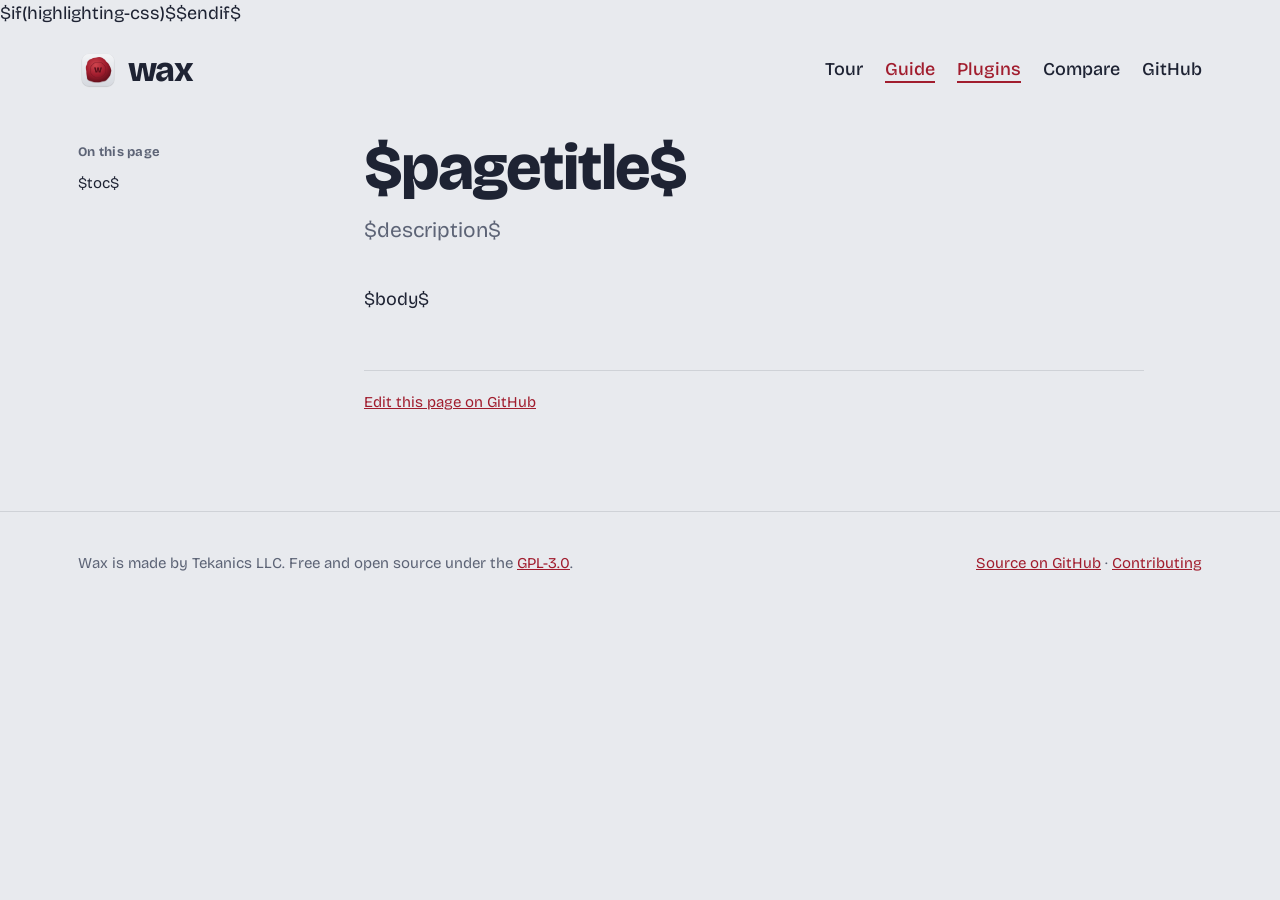
<file: docs/src/template.html>
<!doctype html>
<html lang="en">
<head>
<meta charset="utf-8">
<meta name="viewport" content="width=device-width, initial-scale=1">
<title>$pagetitle$ · Wax</title>
<meta name="description" content="$description$">
<link rel="icon" type="image/png" href="../wax-icon-1024.png">
<link rel="canonical" href="https://tekanic.github.io/wax/$slug$/">
<meta property="og:title" content="$pagetitle$ · Wax">
<meta property="og:description" content="$description$">
<meta property="og:image" content="https://tekanic.github.io/wax/shots/og.jpg">
<meta property="og:url" content="https://tekanic.github.io/wax/$slug$/">
<meta property="og:type" content="article">
<meta name="twitter:card" content="summary_large_image">
<link rel="preconnect" href="https://fonts.googleapis.com">
<link rel="stylesheet" href="https://fonts.googleapis.com/css2?family=Bricolage+Grotesque:opsz,wght@12..96,400..800&family=JetBrains+Mono:wght@400;500&display=swap">
<link rel="stylesheet" href="../site.css">
$if(highlighting-css)$<style>
$highlighting-css$
</style>$endif$
</head>
<body class="doc">
<header class="wrap top">
  <a class="mark" href="../" aria-label="Wax home"><img src="../wax-icon-1024.png" alt=""><span class="word">wax</span></a>
  <nav aria-label="Main"><a href="../#tour">Tour</a><a href="../guide/"$if(guide)$ aria-current="page"$endif$>Guide</a><a href="../plugins/"$if(plugins)$ aria-current="page"$endif$>Plugins</a><a href="../compare/">Compare</a><a href="https://github.com/tekanic/wax">GitHub</a></nav>
</header>
<div class="wrap docs">
  <aside class="toc" aria-label="On this page">
    <p class="toc-title">On this page</p>
    $toc$
  </aside>
  <main class="prose">
    <h1>$pagetitle$</h1>
    <p class="lede">$description$</p>
$body$
    <p class="edit"><a href="https://github.com/tekanic/wax/blob/main/$source$">Edit this page on GitHub</a></p>
  </main>
</div>
<footer>
  <div class="wrap">
    <span>Wax is made by Tekanics LLC. Free and open source under the <a href="https://github.com/tekanic/wax/blob/main/LICENSE">GPL-3.0</a>.</span>
    <span><a href="https://github.com/tekanic/wax">Source on GitHub</a> · <a href="https://github.com/tekanic/wax#contributing">Contributing</a></span>
  </div>
</footer>
</body>
</html>
</file>
<file: docs/site.css>
:root{--wax:#A11D2E;--wax-l:#D2464F;--wax-d:#5C0E1A;--ink:#1E2333;--slate:#5D6476;--paper:#E8EAEE;--white:#FFFFFF;--night:#141826;--rule:rgba(30,35,51,.12)}
*{box-sizing:border-box}
html{-webkit-text-size-adjust:100%;scroll-behavior:smooth}
@media (prefers-reduced-motion:reduce){html{scroll-behavior:auto}}
body{margin:0;background:var(--paper);color:var(--ink);font-family:'Bricolage Grotesque',system-ui,sans-serif;font-size:18px;line-height:1.55}
a{color:var(--wax)}a:hover{color:var(--wax-d)}
a:focus-visible,button:focus-visible{outline:3px solid var(--wax);outline-offset:3px;border-radius:4px}
img{max-width:100%;height:auto}
.wrap{max-width:1180px;margin:0 auto;padding-left:28px;padding-right:28px}
header.top{display:flex;align-items:center;justify-content:space-between;gap:16px;padding-top:22px;padding-bottom:22px}
.mark{display:flex;align-items:center;gap:10px;text-decoration:none;color:var(--ink)}
.mark img{width:40px;height:40px}
.word{font-weight:800;letter-spacing:-0.045em;line-height:.8}
.mark .word{font-size:34px}
nav{display:flex;flex-wrap:wrap;justify-content:flex-end;gap:6px 22px}
nav a{text-decoration:none;color:var(--ink);font-weight:500;white-space:nowrap}
nav a:hover,nav a[aria-current]{color:var(--wax)}
nav a[aria-current]{text-decoration:underline;text-underline-offset:6px;text-decoration-thickness:2px}
.btn{display:inline-block;padding:13px 20px;border-radius:10px;font-weight:600;text-decoration:none;font-size:17px}
.btn.primary{background:var(--wax);color:var(--white)}.btn.primary:hover{background:var(--wax-d);color:var(--white)}
.btn.ghost{border:1.5px solid var(--ink);color:var(--ink)}.btn.ghost:hover{background:var(--ink);color:var(--paper)}
kbd{font-family:'JetBrains Mono',ui-monospace,monospace;font-size:14px;background:var(--white);border:1px solid #C9CED6;border-bottom-width:3px;border-radius:6px;padding:2px 7px;color:var(--ink);white-space:nowrap}
code{font-family:'JetBrains Mono',ui-monospace,monospace;font-size:.85em;background:rgba(30,35,51,.07);padding:1px 6px;border-radius:5px}
pre,code,kbd{font-variant-ligatures:none;font-feature-settings:'calt' 0,'liga' 0}
pre{margin:0;font-family:'JetBrains Mono',ui-monospace,monospace;font-size:14.5px;line-height:1.65;background:var(--night);color:#E8EAEE;border-radius:14px;padding:22px 24px;overflow-x:auto}
pre code{background:none;padding:0;font-size:inherit;color:inherit}
pre .c{color:#8A90A0}
footer{padding:40px 0 60px;color:var(--slate);font-size:15px;border-top:1px solid var(--rule)}
footer .wrap{display:flex;flex-wrap:wrap;justify-content:space-between;gap:12px}

.hero{padding-top:44px;padding-bottom:28px}
.hero h1{margin:0;font-size:clamp(84px,13vw,168px)}
.hero .line{margin:14px 0 0;font-size:clamp(26px,3.2vw,38px);font-weight:600;line-height:1.2;max-width:17em}
.hero .sub{margin:16px 0 0;color:var(--slate);max-width:34em}
.cta{display:flex;flex-wrap:wrap;gap:12px;margin-top:28px}
.status{display:inline-block;margin-top:20px;font-size:15px;color:var(--slate)}
.shot{margin:0;border-radius:12px;overflow:hidden;background:var(--night);box-shadow:0 1px 0 rgba(255,255,255,.4) inset,0 30px 60px -20px rgba(20,24,38,.45),0 12px 24px -12px rgba(20,24,38,.3)}
.shot img{display:block;width:100%}
.shot.window{background:none;box-shadow:none;border-radius:0;overflow:visible;max-width:520px;justify-self:center}
.hero-shot{margin:44px auto 0;max-width:1180px;padding:0 28px}
#tour{border-top:0;padding-top:96px}
@media (prefers-reduced-motion:no-preference){
  .hero-shot .shot{animation:rise .9s cubic-bezier(.2,.8,.2,1) .15s both}
  @keyframes rise{from{transform:translateY(28px);opacity:0}to{transform:none;opacity:1}}
}

section{padding:80px 0;border-top:1px solid var(--rule)}
section h2{margin:0 0 10px;font-size:clamp(34px,4.5vw,48px);font-weight:800;letter-spacing:-.02em;line-height:1.05}
section .intro{margin:0 0 40px;color:var(--slate);max-width:38em}
.grid{display:grid;grid-template-columns:repeat(3,minmax(0,1fr));gap:34px 40px}
.grid h3{margin:0 0 6px;font-size:21px;font-weight:700}
.grid p{margin:0;color:var(--slate);font-size:17px}
.keys{display:flex;flex-wrap:wrap;gap:12px 22px;margin:0;padding:0;list-style:none}
.keys li{display:flex;align-items:center;gap:8px;color:var(--slate)}

.tour{display:grid;gap:96px}
.stop{display:grid;grid-template-columns:minmax(0,.42fr) minmax(0,1fr);gap:48px;align-items:center}
.stop:nth-child(even){grid-template-columns:minmax(0,1fr) minmax(0,.42fr)}
.stop:nth-child(even) .says{order:2}
.says h3{margin:0 0 10px;font-size:28px;font-weight:750;letter-spacing:-.01em;line-height:1.15}
.says p{margin:0;color:var(--slate)}
.says p+p{margin-top:12px}
.says .key{margin-top:16px;font-size:16px}

.dark{background:var(--ink);color:var(--paper);border-top:0}
.dark h2{color:var(--white)}.dark .intro{color:#B9BECB}
.dark a{color:#F08A93}.dark a:hover{color:#FFC2C7}
.split{display:grid;grid-template-columns:minmax(0,1fr) minmax(0,1fr);gap:48px;align-items:start}
.plugins{list-style:none;margin:0;padding:0;display:grid;gap:14px}
.plugins li{display:flex;gap:14px;align-items:baseline}
.plugins strong{color:var(--white);min-width:7.5em}
.plugins span{color:#B9BECB}
.next{margin:28px 0 0;color:#B9BECB;font-size:16px;max-width:36em}
.more{margin-top:28px;font-weight:600}
.choices{list-style:none;margin:0;padding:0;border-top:1px solid var(--rule)}
.choices li{display:grid;grid-template-columns:minmax(0,.4fr) minmax(0,1fr);gap:40px;padding:26px 0;border-bottom:1px solid var(--rule)}
.choices h3{margin:0;font-size:23px;font-weight:750;letter-spacing:-.01em;line-height:1.2}
.choices p{margin:0;color:var(--slate);max-width:40em}
ol.steps{margin:0;padding-left:1.2em;max-width:42em}
ol.steps li{margin-bottom:14px}

.docs{display:grid;grid-template-columns:230px minmax(0,1fr);gap:56px;align-items:start;padding-top:24px;padding-bottom:80px}
.toc{position:sticky;top:24px;max-height:calc(100vh - 48px);overflow:auto;font-size:15px;padding-right:8px}
.toc-title{margin:6px 0 10px;font-size:13px;font-weight:700;color:var(--slate);letter-spacing:.02em}
.toc ul{list-style:none;margin:0;padding:0}
.toc ul ul{padding-left:14px;margin:2px 0 6px}
.toc li{margin:0}
.toc a{display:block;padding:4px 0;color:var(--ink);text-decoration:none;line-height:1.35}
.toc a:hover{color:var(--wax)}
.prose{max-width:780px;min-width:0}
.prose h1{margin:0;font-size:clamp(44px,6vw,64px);font-weight:800;letter-spacing:-.03em;line-height:1}
.prose .lede{margin:14px 0 40px;font-size:21px;color:var(--slate);max-width:34em}
.prose h2{margin:56px 0 14px;padding-top:24px;border-top:1px solid var(--rule);font-size:32px;font-weight:800;letter-spacing:-.015em;line-height:1.1;scroll-margin-top:16px}
.prose h3{margin:36px 0 10px;font-size:22px;font-weight:700;scroll-margin-top:16px}
.prose p,.prose li{font-size:17.5px}
.prose p{margin:0 0 16px}
.prose ul,.prose ol{margin:0 0 18px;padding-left:1.3em}
.prose li{margin-bottom:6px}
.prose pre{margin:0 0 22px}
.prose blockquote{margin:0 0 18px;padding:2px 0 2px 18px;border-left:3px solid var(--wax-l);color:var(--slate)}
.prose table{width:100%;border-collapse:collapse;margin:0 0 24px;font-size:15.5px;display:block;overflow-x:auto}
.prose th,.prose td{text-align:left;vertical-align:top;padding:9px 12px;border-bottom:1px solid var(--rule)}
.prose th{font-size:13.5px;color:var(--slate);font-weight:700;border-bottom:2px solid rgba(30,35,51,.22);white-space:nowrap}
.prose td code{white-space:nowrap}
.prose .edit{margin-top:56px;padding-top:20px;border-top:1px solid var(--rule);font-size:15px}
.prose figure{margin:8px 0 28px}

@media (max-width:900px){
  .stop,.stop:nth-child(even){grid-template-columns:1fr;gap:22px}
  .stop:nth-child(even) .says{order:0}
  .grid{grid-template-columns:1fr 1fr}
  .split{grid-template-columns:1fr}
  .choices li{grid-template-columns:1fr;gap:8px}
  .docs{grid-template-columns:1fr;gap:8px}
  .toc{position:static;max-height:none;padding:16px 18px;background:rgba(255,255,255,.55);border-radius:12px}
}
@media (max-width:640px){
  .grid{grid-template-columns:1fr}
  nav{gap:6px 14px}
  .tour{gap:64px}
  .hero-shot{padding:0 14px}
}

.compare{padding-top:24px;padding-bottom:80px}
.compare h1{margin:0;font-size:clamp(44px,6vw,64px);font-weight:800;letter-spacing:-.03em;line-height:1}
.compare .lede{margin:14px 0 8px;font-size:21px;color:var(--slate);max-width:36em}
.compare section{padding:48px 0 0;border-top:0}
.compare h2{font-size:clamp(28px,3.6vw,36px)}
.compare section>p{max-width:42em;color:var(--slate);margin:0 0 20px}
.compare .note{font-size:15px;color:var(--slate);max-width:48em;margin:14px 0 0}
.table-wrap{overflow-x:auto;border:1px solid var(--rule);border-radius:12px;background:var(--white)}
.table-wrap:focus-visible{outline:3px solid var(--wax);outline-offset:3px}
table.vs{width:100%;border-collapse:collapse;font-size:15.5px;line-height:1.4}
table.vs th,table.vs td{text-align:left;vertical-align:top;padding:12px 14px;border-bottom:1px solid var(--rule)}
table.vs thead th{font-size:13.5px;font-weight:700;color:var(--slate);white-space:nowrap;background:rgba(30,35,51,.03)}
table.vs tbody th{font-weight:700;white-space:nowrap}
table.vs tbody tr:last-child th,table.vs tbody tr:last-child td{border-bottom:0}
table.vs td{min-width:9em}
table.vs tr.us{background:rgba(161,29,46,.06)}
table.vs tr.us th{color:var(--wax)}
table.vs.nums{width:100%}
.table-wrap.narrow{max-width:640px}
table.vs.nums td{min-width:0;font-variant-numeric:tabular-nums}
.compare .choices{margin-top:8px}
ul.plain{margin:0;padding:0;list-style:none;max-width:46em}
ul.plain li{padding:14px 0;border-bottom:1px solid var(--rule);color:var(--slate)}
ul.plain li strong{color:var(--ink)}
ul.sources{margin:0;padding-left:1.2em;font-size:16px;color:var(--slate);max-width:52em}
ul.sources li{margin-bottom:8px}
</file>
